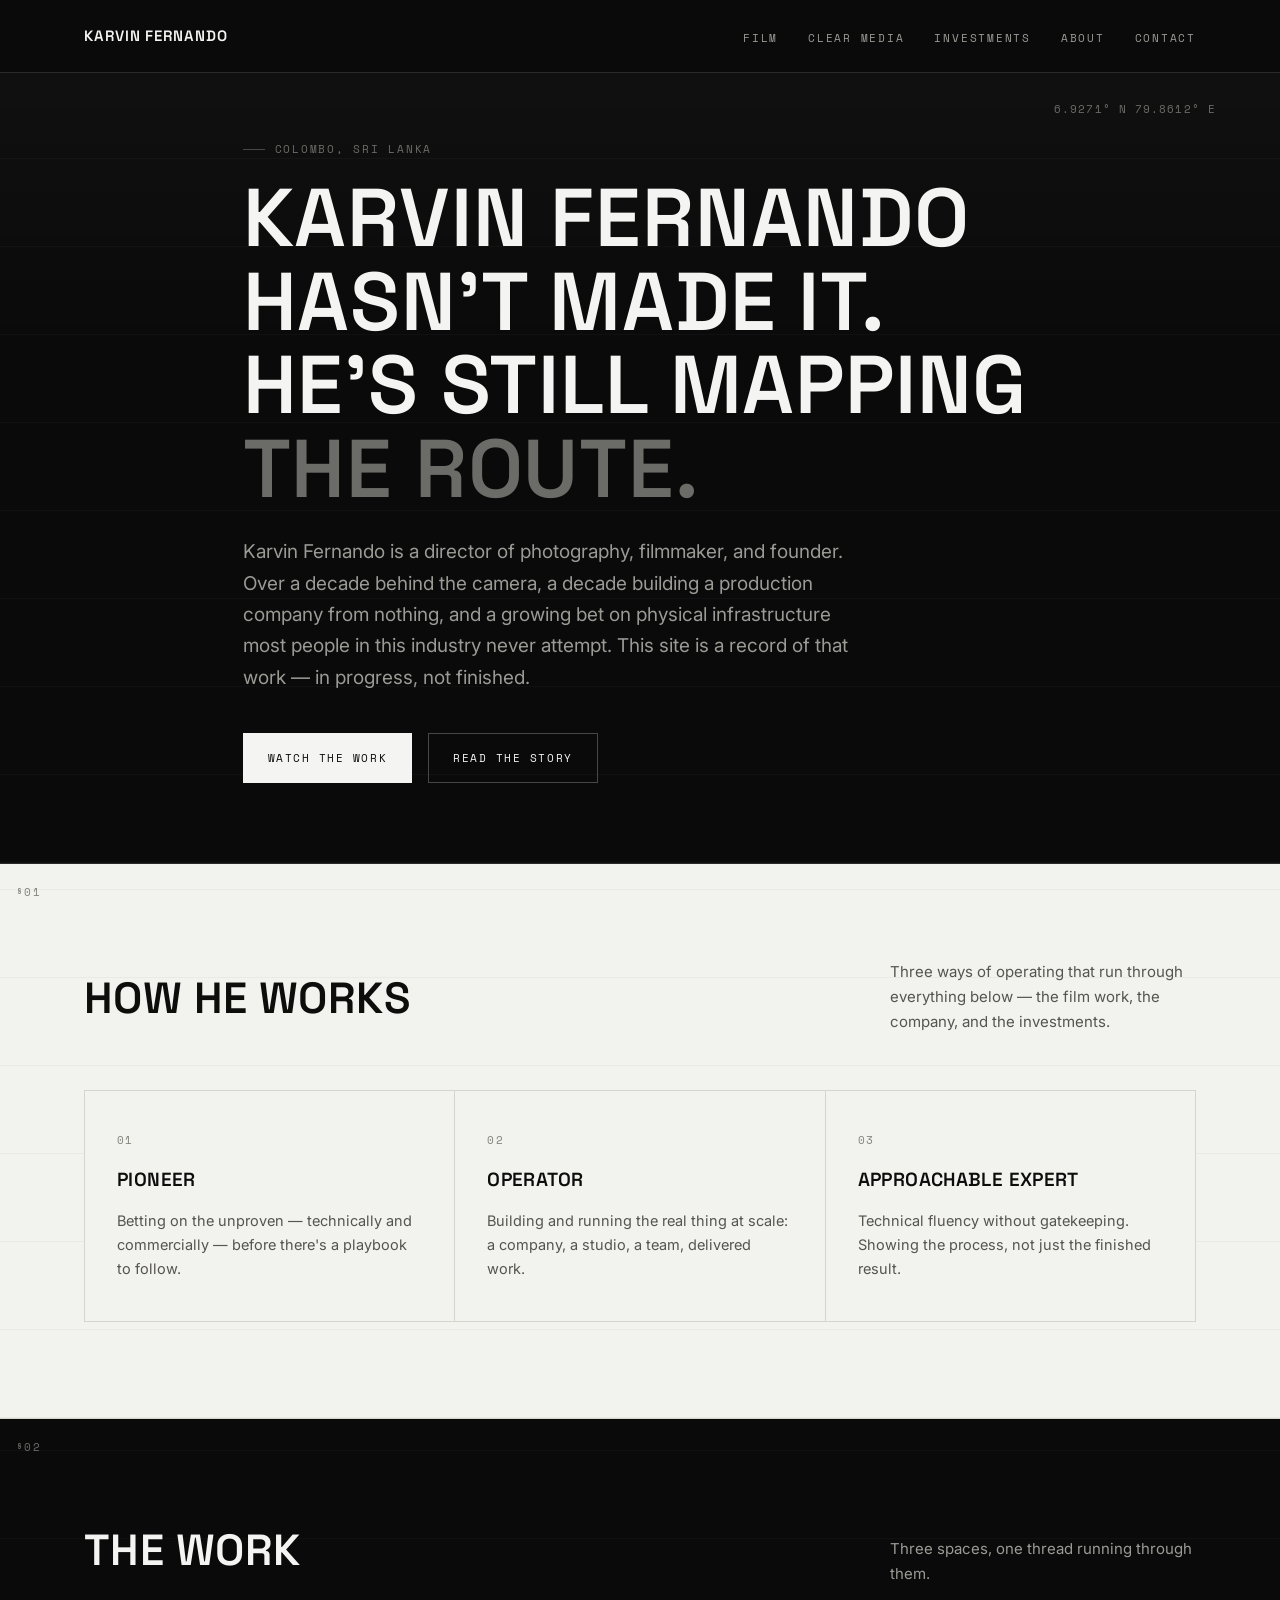
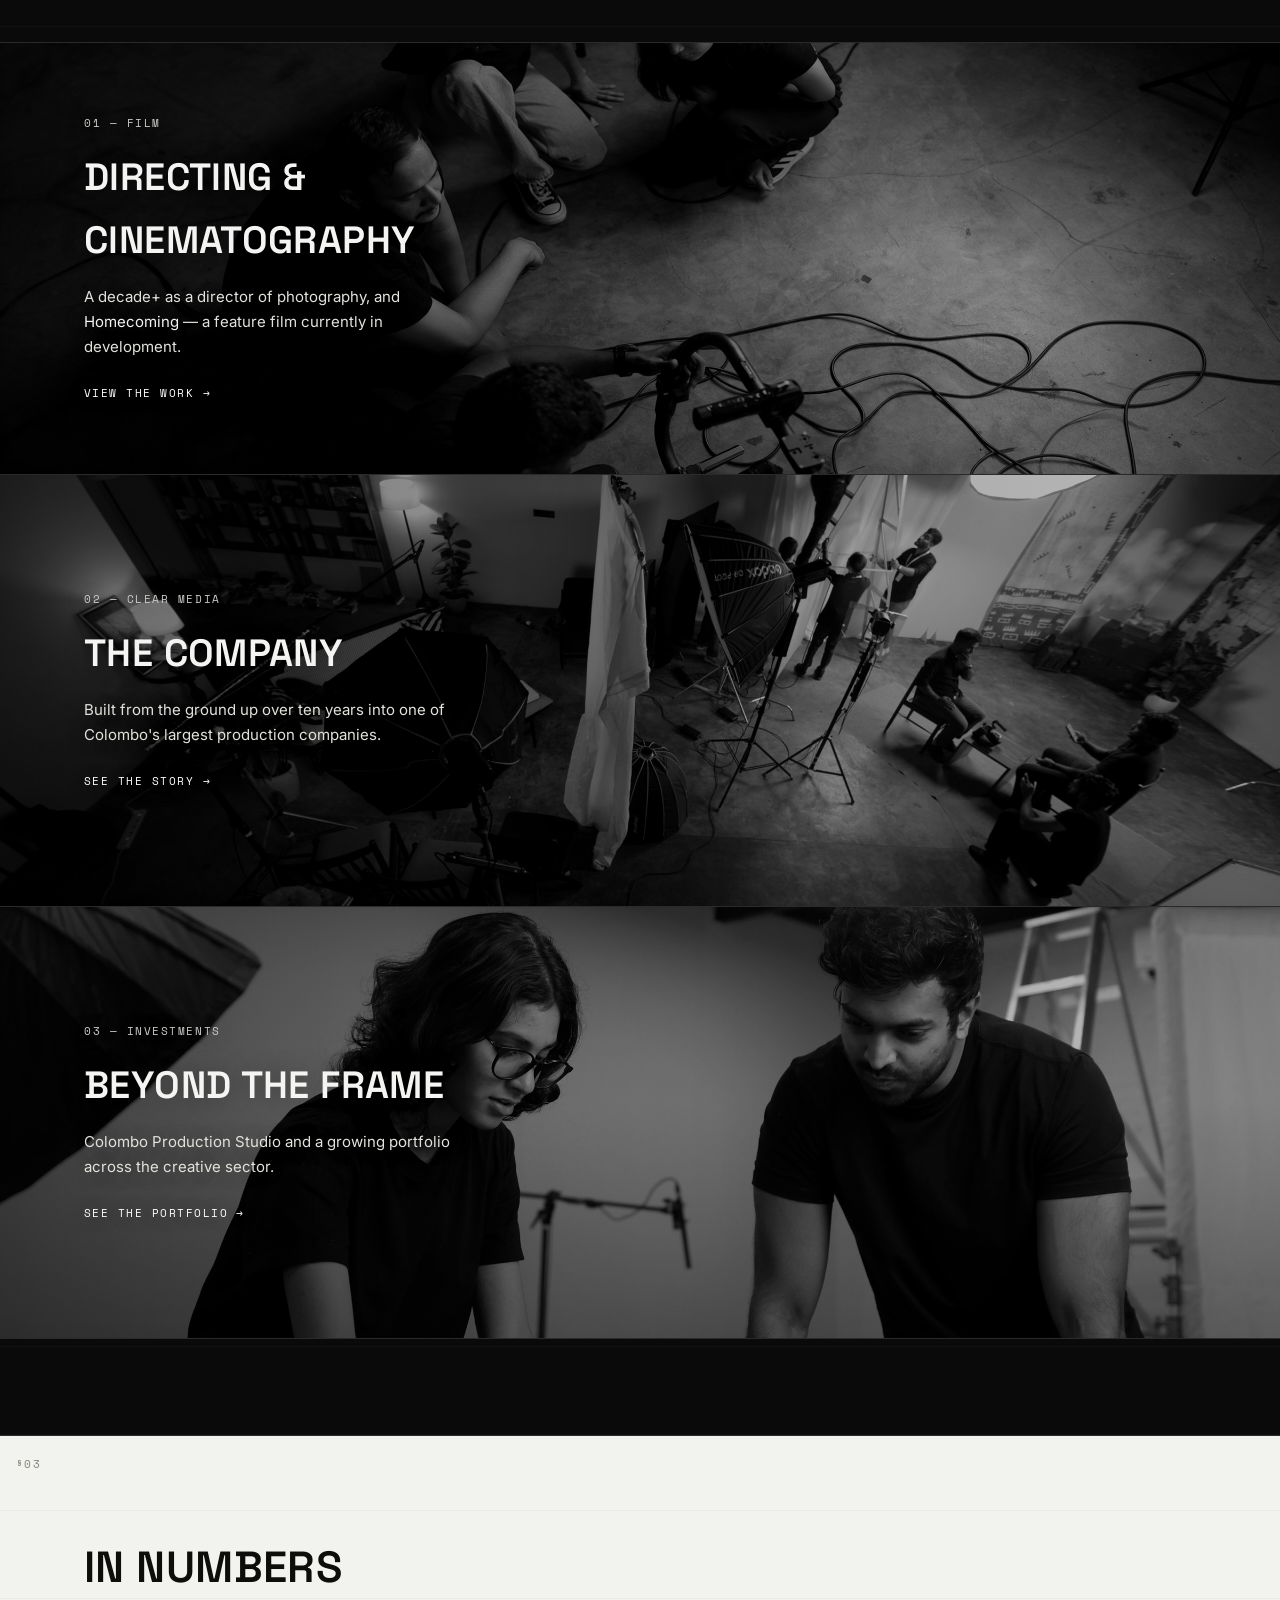
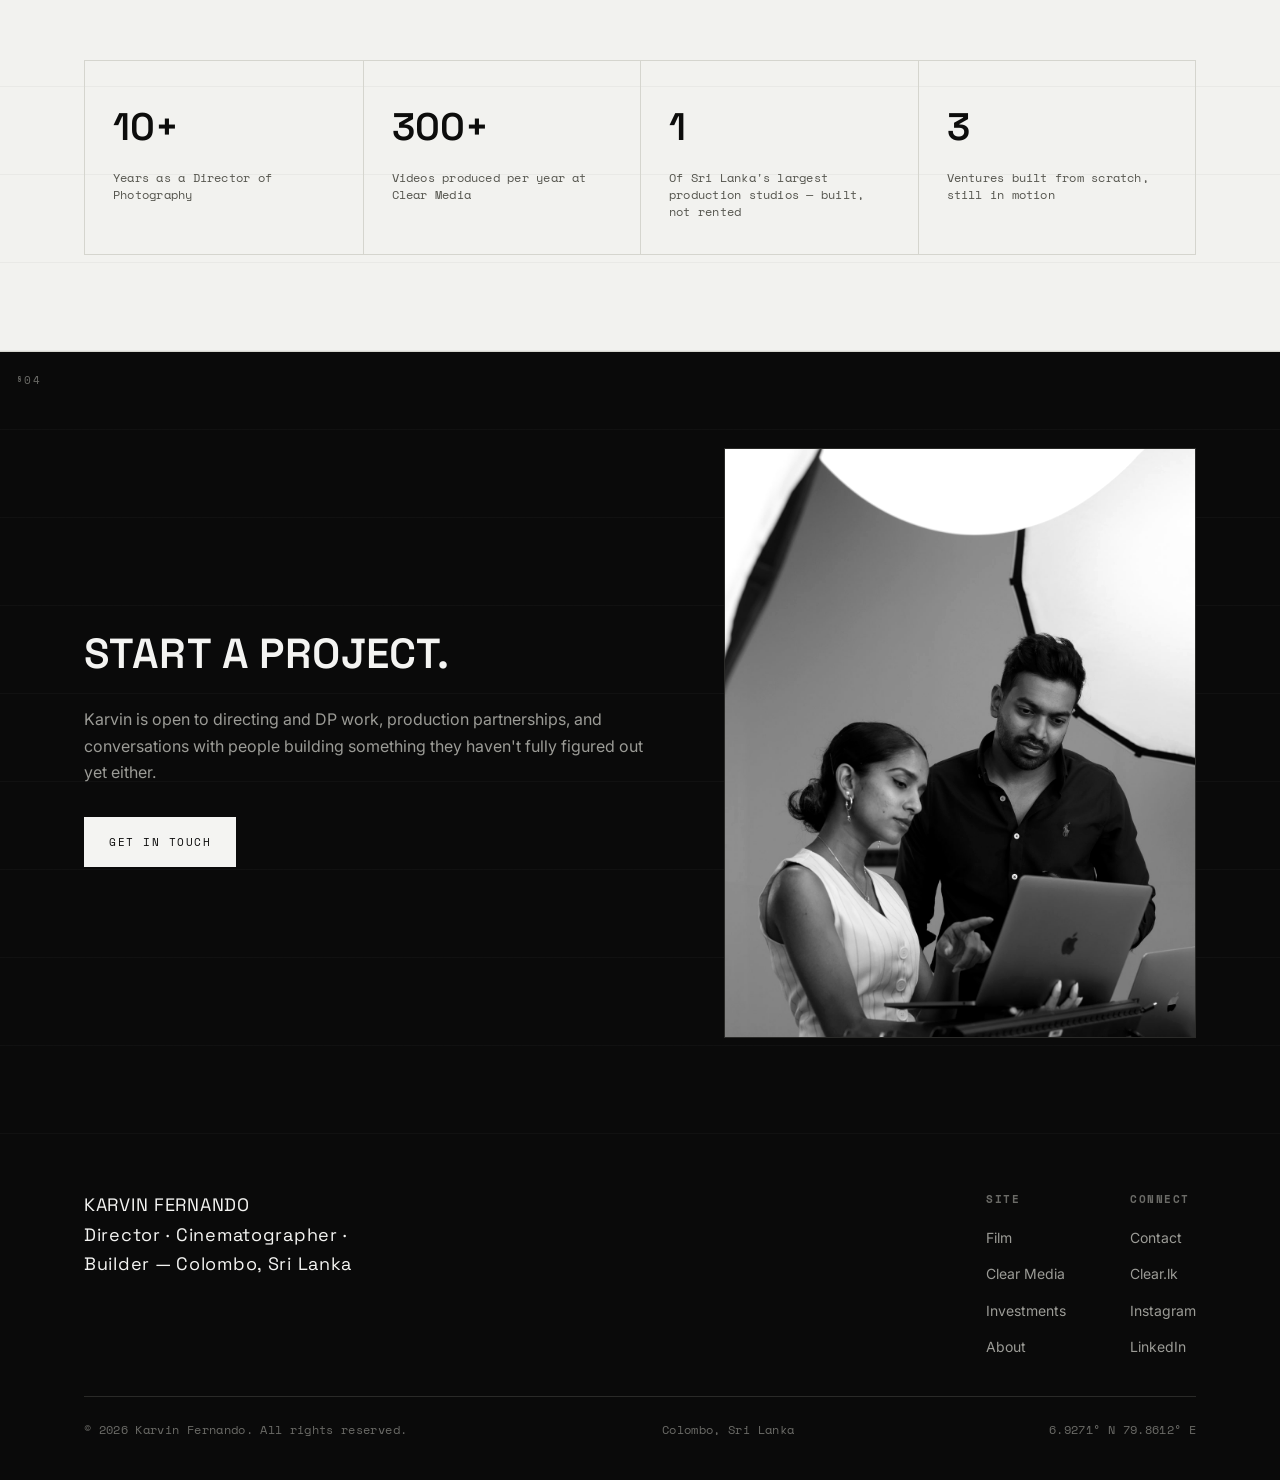
<file: index.html>
<!DOCTYPE html>
<html lang="en">
<head>
<meta charset="UTF-8">
<meta name="viewport" content="width=device-width, initial-scale=1.0">
<title>Karvin Fernando — Director, Cinematographer, Builder</title>
<meta name="description" content="Karvin Fernando is a director, cinematographer, and founder based in Colombo, Sri Lanka — building Clear Media, Colombo Production Studio, and the feature film Homecoming.">
<link rel="canonical" href="https://karvinfernando.com/">
<meta name="author" content="Karvin Fernando">
<meta name="robots" content="index, follow, max-image-preview:large, max-snippet:-1, max-video-preview:-1">
<meta property="og:locale" content="en_LK">
<meta property="og:image:width" content="1200">
<meta property="og:image:height" content="630">
<link rel="icon" href="favicon.svg" type="image/svg+xml">
<meta name="theme-color" content="#0a0a0a">
<meta property="og:type" content="website">
<meta property="og:site_name" content="Karvin Fernando">
<meta property="og:title" content="Karvin Fernando — Director, Cinematographer, Builder">
<meta property="og:description" content="Director of photography and founder based in Colombo, Sri Lanka. A record of the work — in progress, not finished.">
<meta property="og:url" content="https://karvinfernando.com/">
<meta property="og:image" content="https://karvinfernando.com/assets/img/og-cover.jpg?v=20260908">
<meta name="twitter:card" content="summary_large_image">
<meta name="twitter:title" content="Karvin Fernando — Director, Cinematographer, Builder">
<meta name="twitter:description" content="Director of photography and founder based in Colombo, Sri Lanka. A record of the work — in progress, not finished.">
<meta name="twitter:image" content="https://karvinfernando.com/assets/img/og-cover.jpg?v=20260908">
<link rel="preconnect" href="https://fonts.googleapis.com">
<link rel="preconnect" href="https://fonts.gstatic.com" crossorigin>
<link rel="stylesheet" href="assets/css/style.css?v=20260908">
<script type="application/ld+json">
{"@context":"https://schema.org","@graph":[
{"@type":"WebSite","@id":"https://karvinfernando.com/#website","url":"https://karvinfernando.com/","name":"Karvin Fernando","inLanguage":"en"},
{"@type":"Person","@id":"https://karvinfernando.com/#person","name":"Karvin Fernando","url":"https://karvinfernando.com/","image":"https://karvinfernando.com/assets/img/about-portrait.jpg","jobTitle":["Director of Photography","Film Director","Founder"],"worksFor":{"@type":"Organization","name":"Clear Media","url":"https://clear.lk"},"address":{"@type":"PostalAddress","addressLocality":"Colombo","addressCountry":"LK"},"knowsAbout":["Cinematography","Film Direction","Video Production","Colombo Production Studio"],"sameAs":["https://clear.lk","https://www.instagram.com/karvinfernando/","https://www.linkedin.com/in/karvinfernando/"]}
]}
</script>
</head>
<body>

<nav class="site-nav">
  <div class="wrap">
    <a href="index.html" class="nav-logo">KARVIN FERNANDO</a>
    <button class="nav-toggle" aria-label="Toggle menu"><span></span><span></span><span></span></button>
    <ul class="nav-links">
      <li><a href="film.html">Film</a></li>
      <li><a href="clear-media.html">Clear Media</a></li>
      <li><a href="investments.html">Investments</a></li>
      <li><a href="about.html">About</a></li>
      <li><a href="contact.html">Contact</a></li>
    </ul>
  </div>
</nav>

<header class="hero">
  <div class="wrap">
    <div class="eyebrow">Colombo, Sri Lanka</div>
    <h1>Karvin Fernando<br>hasn't made it.<br>He's still mapping <em>the route.</em></h1>
    <p class="lede">Karvin Fernando is a director of photography, filmmaker, and founder. Over a decade behind the camera, a decade building a production company from nothing, and a growing bet on physical infrastructure most people in this industry never attempt. This site is a record of that work — in progress, not finished.</p>
    <div class="hero-actions">
      <a href="film.html" class="btn btn-solid">Watch the work</a>
      <a href="about.html" class="btn btn-ghost">Read the story</a>
    </div>
  </div>
</header>

<section class="section">
  <div class="wrap">
    <div class="section-head">
      <h2>How he works</h2>
      <p class="section-note">Three ways of operating that run through everything below — the film work, the company, and the investments.</p>
    </div>
    <div class="grid-3">
      <div class="card">
        <span class="index pillar-num">01</span>
        <h3>Pioneer</h3>
        <p>Betting on the unproven — technically and commercially — before there's a playbook to follow.</p>
      </div>
      <div class="card">
        <span class="index pillar-num">02</span>
        <h3>Operator</h3>
        <p>Building and running the real thing at scale: a company, a studio, a team, delivered work.</p>
      </div>
      <div class="card">
        <span class="index pillar-num">03</span>
        <h3>Approachable Expert</h3>
        <p>Technical fluency without gatekeeping. Showing the process, not just the finished result.</p>
      </div>
    </div>
  </div>
</section>

<section class="section section--flush">
  <div class="wrap">
    <div class="section-head">
      <h2>The work</h2>
      <p class="section-note">Three spaces, one thread running through them.</p>
    </div>
  </div>
  <div class="banners">
    <a href="film.html" class="banner">
      <div class="banner-media">
        <img src="assets/img/banner-film.jpg?v=20260908d" alt="A film crew and camera operator with a gimbal rig on set" width="2400" height="1040" loading="lazy">
      </div>
      <div class="banner-label">
        <span class="index">01 — FILM</span>
        <h3>Directing &amp; Cinematography</h3>
        <p>A decade+ as a director of photography, and <em>Homecoming</em> — a feature film currently in development.</p>
        <span class="card-link">View the work →</span>
      </div>
    </a>
    <a href="clear-media.html" class="banner">
      <div class="banner-media">
        <img src="assets/img/banner-clear-media.jpg?v=20260908" alt="A production crew lighting an interview set in a studio" width="2400" height="1040" loading="lazy">
      </div>
      <div class="banner-label">
        <span class="index">02 — CLEAR MEDIA</span>
        <h3>The Company</h3>
        <p>Built from the ground up over ten years into one of Colombo's largest production companies.</p>
        <span class="card-link">See the story →</span>
      </div>
    </a>
    <a href="investments.html" class="banner">
      <div class="banner-media">
        <img src="assets/img/banner-investments.jpg?v=20260908" alt="Two people reviewing printed work at a table in a studio" width="2400" height="1040" loading="lazy">
      </div>
      <div class="banner-label">
        <span class="index">03 — INVESTMENTS</span>
        <h3>Beyond the Frame</h3>
        <p>Colombo Production Studio and a growing portfolio across the creative sector.</p>
        <span class="card-link">See the portfolio →</span>
      </div>
    </a>
  </div>
</section>

<section class="section">
  <div class="wrap">
    <div class="section-head">
      <h2>In numbers</h2>
    </div>
    <div class="stats">
      <div class="stat">
        <div class="num">10+</div>
        <div class="label">Years as a Director of Photography</div>
      </div>
      <div class="stat">
        <div class="num">300+</div>
        <div class="label">Videos produced per year at Clear Media</div>
      </div>
      <div class="stat">
        <div class="num">1</div>
        <div class="label">Of Sri Lanka's largest production studios — built, not rented</div>
      </div>
      <div class="stat">
        <div class="num">3</div>
        <div class="label">Ventures built from scratch, still in motion</div>
      </div>
    </div>
  </div>
</section>

<section class="section" style="border-bottom:none;">
  <div class="wrap two-col">
    <div>
      <h2 style="font-size:clamp(26px,3.4vw,42px); max-width:16ch;">Start a project.</h2>
      <p class="lede" style="margin-top:18px;">Karvin is open to directing and DP work, production partnerships, and conversations with people building something they haven't fully figured out yet either.</p>
      <div class="hero-actions" style="margin-top:32px;">
        <a href="contact.html" class="btn btn-solid">Get in touch</a>
      </div>
    </div>
    <div class="media-frame tall">
      <img src="assets/img/home-closing.jpg?v=20260908b" alt="Two people reviewing a laptop together on a studio set" width="1200" height="1500" loading="lazy">
    </div>
  </div>
</section>

<footer class="site-footer">
  <div class="wrap">
    <div class="footer-top">
      <div class="footer-logo">KARVIN FERNANDO<br>Director · Cinematographer · Builder — Colombo, Sri Lanka</div>
      <div class="footer-cols">
        <div class="footer-col">
          <h4>SITE</h4>
          <ul>
            <li><a href="film.html">Film</a></li>
            <li><a href="clear-media.html">Clear Media</a></li>
            <li><a href="investments.html">Investments</a></li>
            <li><a href="about.html">About</a></li>
          </ul>
        </div>
        <div class="footer-col">
          <h4>CONNECT</h4>
          <ul>
            <li><a href="contact.html">Contact</a></li>
            <li><a href="https://clear.lk" target="_blank" rel="noopener">Clear.lk</a></li>
            <li><a href="https://www.instagram.com/karvinfernando/" target="_blank" rel="noopener">Instagram</a></li>
            <li><a href="https://www.linkedin.com/in/karvinfernando/" target="_blank" rel="noopener">LinkedIn</a></li>
          </ul>
        </div>
      </div>
    </div>
    <div class="footer-bottom">
      <span>© <span data-year></span> Karvin Fernando. All rights reserved.</span>
      <span>Colombo, Sri Lanka</span>
    </div>
  </div>
</footer>

<script src="assets/js/main.js"></script>
</body>
</html>
</file>
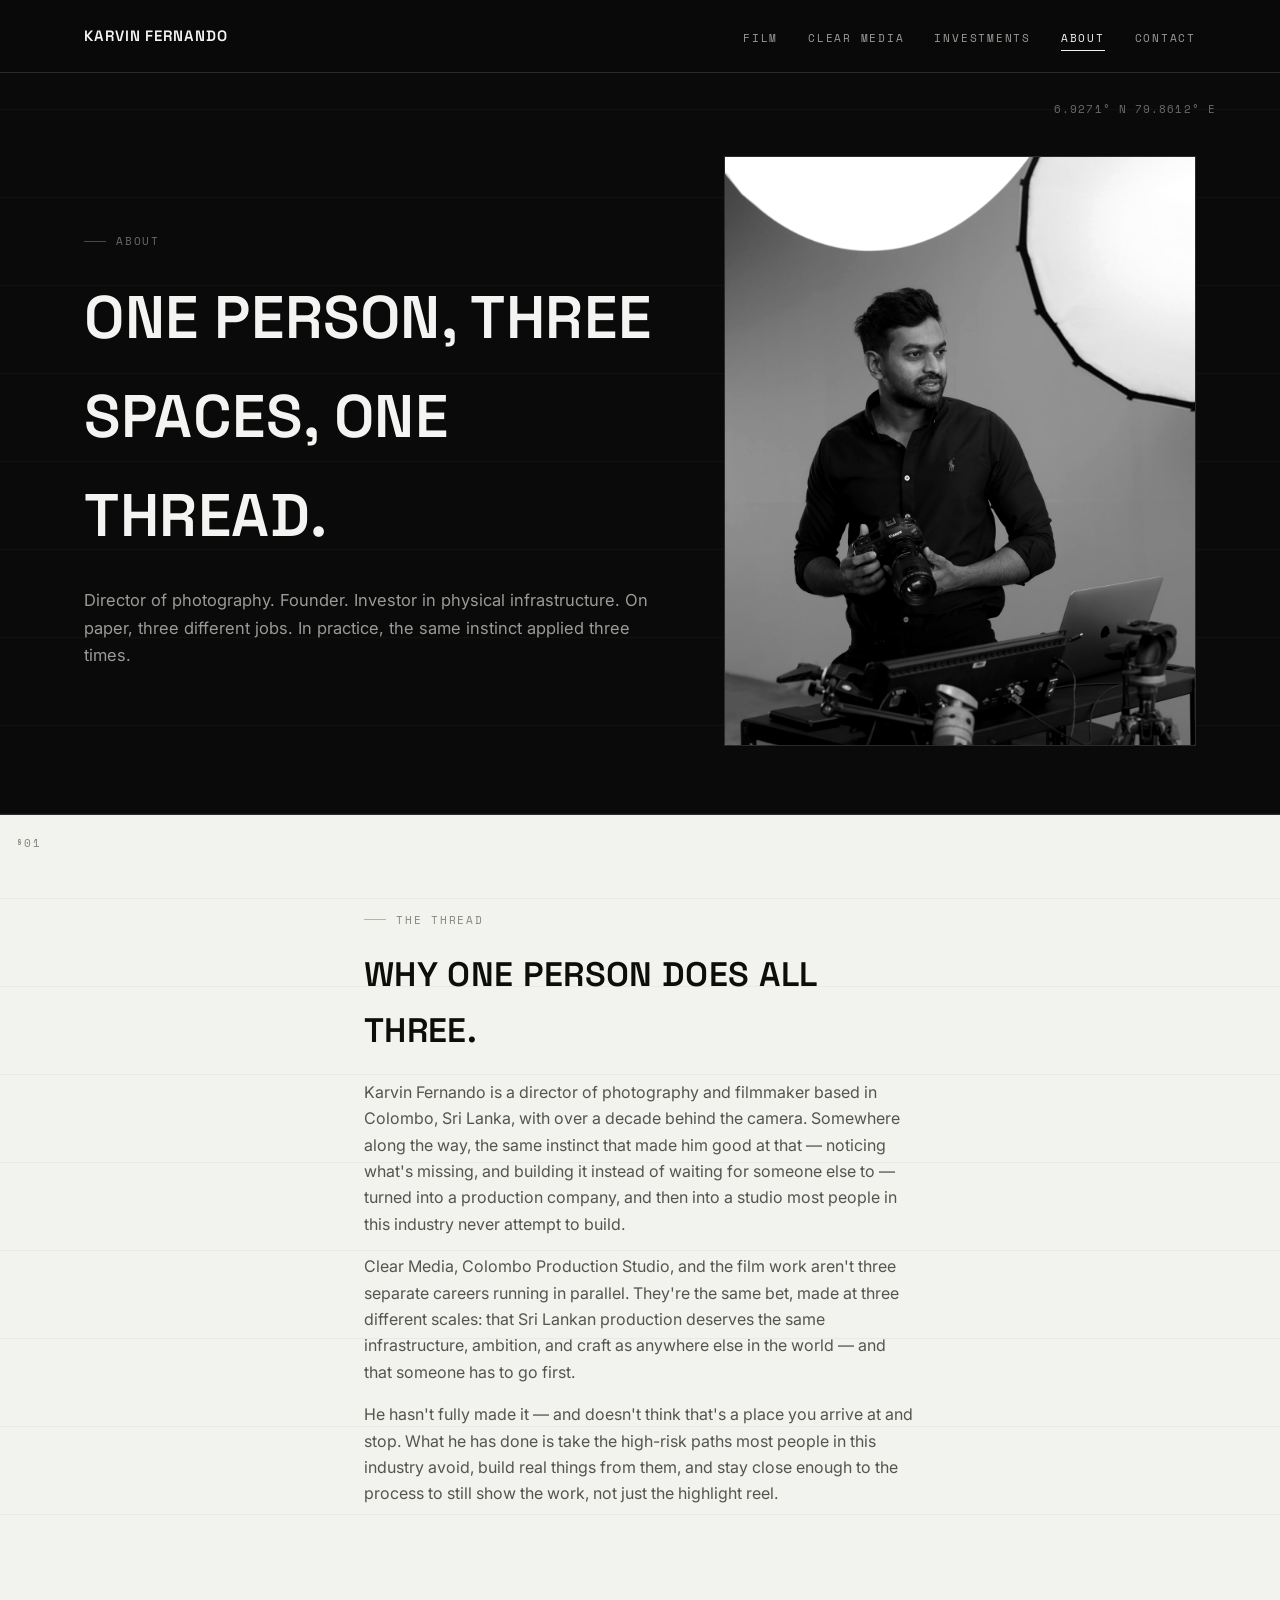
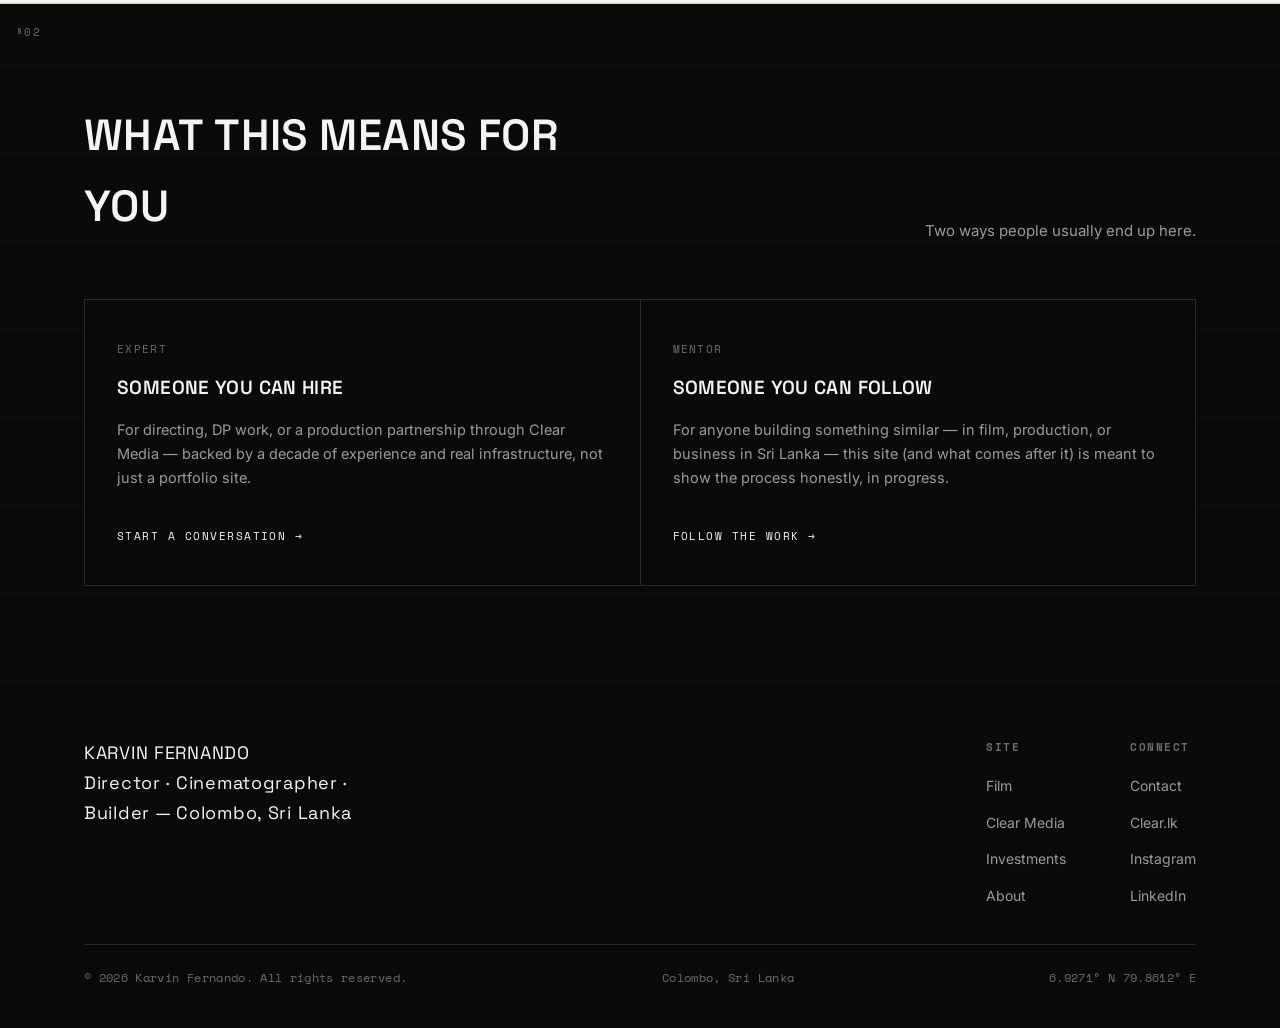
<file: about.html>
<!DOCTYPE html>
<html lang="en">
<head>
<meta charset="UTF-8">
<meta name="viewport" content="width=device-width, initial-scale=1.0">
<title>About — Karvin Fernando</title>
<meta name="description" content="Karvin Fernando — director, cinematographer, and founder based in Colombo, Sri Lanka.">
<link rel="canonical" href="https://karvinfernando.com/about.html">
<meta name="author" content="Karvin Fernando">
<meta name="robots" content="index, follow, max-image-preview:large, max-snippet:-1, max-video-preview:-1">
<meta property="og:locale" content="en_LK">
<meta property="og:image:width" content="1200">
<meta property="og:image:height" content="630">
<link rel="icon" href="favicon.svg" type="image/svg+xml">
<meta name="theme-color" content="#0a0a0a">
<meta property="og:type" content="profile">
<meta property="og:site_name" content="Karvin Fernando">
<meta property="og:title" content="About — Karvin Fernando">
<meta property="og:description" content="One person, three spaces, one thread. Director of photography, founder, and investor in physical infrastructure — the same instinct applied three times.">
<meta property="og:url" content="https://karvinfernando.com/about.html">
<meta property="og:image" content="https://karvinfernando.com/assets/img/og-cover.jpg?v=20260908">
<meta name="twitter:card" content="summary_large_image">
<meta name="twitter:title" content="About — Karvin Fernando">
<meta name="twitter:description" content="One person, three spaces, one thread. Director of photography, founder, and investor in physical infrastructure — the same instinct applied three times.">
<meta name="twitter:image" content="https://karvinfernando.com/assets/img/og-cover.jpg?v=20260908">
<link rel="preconnect" href="https://fonts.googleapis.com">
<link rel="preconnect" href="https://fonts.gstatic.com" crossorigin>
<link rel="stylesheet" href="assets/css/style.css?v=20260908">
<script type="application/ld+json">
{"@context":"https://schema.org","@type":"ProfilePage","mainEntity":{"@type":"Person","name":"Karvin Fernando","url":"https://karvinfernando.com/","image":"https://karvinfernando.com/assets/img/about-portrait.jpg","jobTitle":["Director of Photography","Film Director","Founder"],"worksFor":{"@type":"Organization","name":"Clear Media","url":"https://clear.lk"},"address":{"@type":"PostalAddress","addressLocality":"Colombo","addressCountry":"LK"},"sameAs":["https://clear.lk","https://www.instagram.com/karvinfernando/","https://www.linkedin.com/in/karvinfernando/"]}}
</script>
</head>
<body>

<nav class="site-nav">
  <div class="wrap">
    <a href="index.html" class="nav-logo">KARVIN FERNANDO</a>
    <button class="nav-toggle" aria-label="Toggle menu"><span></span><span></span><span></span></button>
    <ul class="nav-links">
      <li><a href="film.html">Film</a></li>
      <li><a href="clear-media.html">Clear Media</a></li>
      <li><a href="investments.html">Investments</a></li>
      <li><a href="about.html">About</a></li>
      <li><a href="contact.html">Contact</a></li>
    </ul>
  </div>
</nav>

<header class="page-hero">
  <div class="wrap two-col">
    <div>
      <div class="eyebrow">About</div>
      <h1>One person, three spaces, one thread.</h1>
      <p class="lede">Director of photography. Founder. Investor in physical infrastructure. On paper, three different jobs. In practice, the same instinct applied three times.</p>
    </div>
    <div class="media-frame tall">
      <img src="assets/img/about-portrait.jpg?v=20260908b" alt="Karvin Fernando holding a cinema camera on a studio set" width="1200" height="1500">
    </div>
  </div>
</header>

<section class="section">
  <div class="wrap prose">
    <div class="eyebrow">The Thread</div>
    <h2 style="font-size:clamp(24px,2.8vw,34px); margin-bottom:20px;">Why one person does all three.</h2>
    <p>Karvin Fernando is a director of photography and filmmaker based in Colombo, Sri Lanka, with over a decade behind the camera. Somewhere along the way, the same instinct that made him good at that — noticing what's missing, and building it instead of waiting for someone else to — turned into a production company, and then into a studio most people in this industry never attempt to build.</p>
    <p>Clear Media, Colombo Production Studio, and the film work aren't three separate careers running in parallel. They're the same bet, made at three different scales: that Sri Lankan production deserves the same infrastructure, ambition, and craft as anywhere else in the world — and that someone has to go first.</p>
    <p>He hasn't fully made it — and doesn't think that's a place you arrive at and stop. What he has done is take the high-risk paths most people in this industry avoid, build real things from them, and stay close enough to the process to still show the work, not just the highlight reel.</p>
  </div>
</section>

<section class="section" style="border-bottom:none;">
  <div class="wrap">
    <div class="section-head">
      <h2>What this means for you</h2>
      <p class="section-note">Two ways people usually end up here.</p>
    </div>
    <div class="grid-2">
      <div class="card">
        <span class="index">EXPERT</span>
        <h3>Someone you can hire</h3>
        <p>For directing, DP work, or a production partnership through Clear Media — backed by a decade of experience and real infrastructure, not just a portfolio site.</p>
        <span class="card-link"><a href="contact.html">Start a conversation →</a></span>
      </div>
      <div class="card">
        <span class="index">MENTOR</span>
        <h3>Someone you can follow</h3>
        <p>For anyone building something similar — in film, production, or business in Sri Lanka — this site (and what comes after it) is meant to show the process honestly, in progress.</p>
        <span class="card-link"><a href="index.html">Follow the work →</a></span>
      </div>
    </div>
  </div>
</section>

<footer class="site-footer">
  <div class="wrap">
    <div class="footer-top">
      <div class="footer-logo">KARVIN FERNANDO<br>Director · Cinematographer · Builder — Colombo, Sri Lanka</div>
      <div class="footer-cols">
        <div class="footer-col">
          <h4>SITE</h4>
          <ul>
            <li><a href="film.html">Film</a></li>
            <li><a href="clear-media.html">Clear Media</a></li>
            <li><a href="investments.html">Investments</a></li>
            <li><a href="about.html">About</a></li>
          </ul>
        </div>
        <div class="footer-col">
          <h4>CONNECT</h4>
          <ul>
            <li><a href="contact.html">Contact</a></li>
            <li><a href="https://clear.lk" target="_blank" rel="noopener">Clear.lk</a></li>
            <li><a href="https://www.instagram.com/karvinfernando/" target="_blank" rel="noopener">Instagram</a></li>
            <li><a href="https://www.linkedin.com/in/karvinfernando/" target="_blank" rel="noopener">LinkedIn</a></li>
          </ul>
        </div>
      </div>
    </div>
    <div class="footer-bottom">
      <span>© <span data-year></span> Karvin Fernando. All rights reserved.</span>
      <span>Colombo, Sri Lanka</span>
    </div>
  </div>
</footer>

<script src="assets/js/main.js"></script>
</body>
</html>
</file>
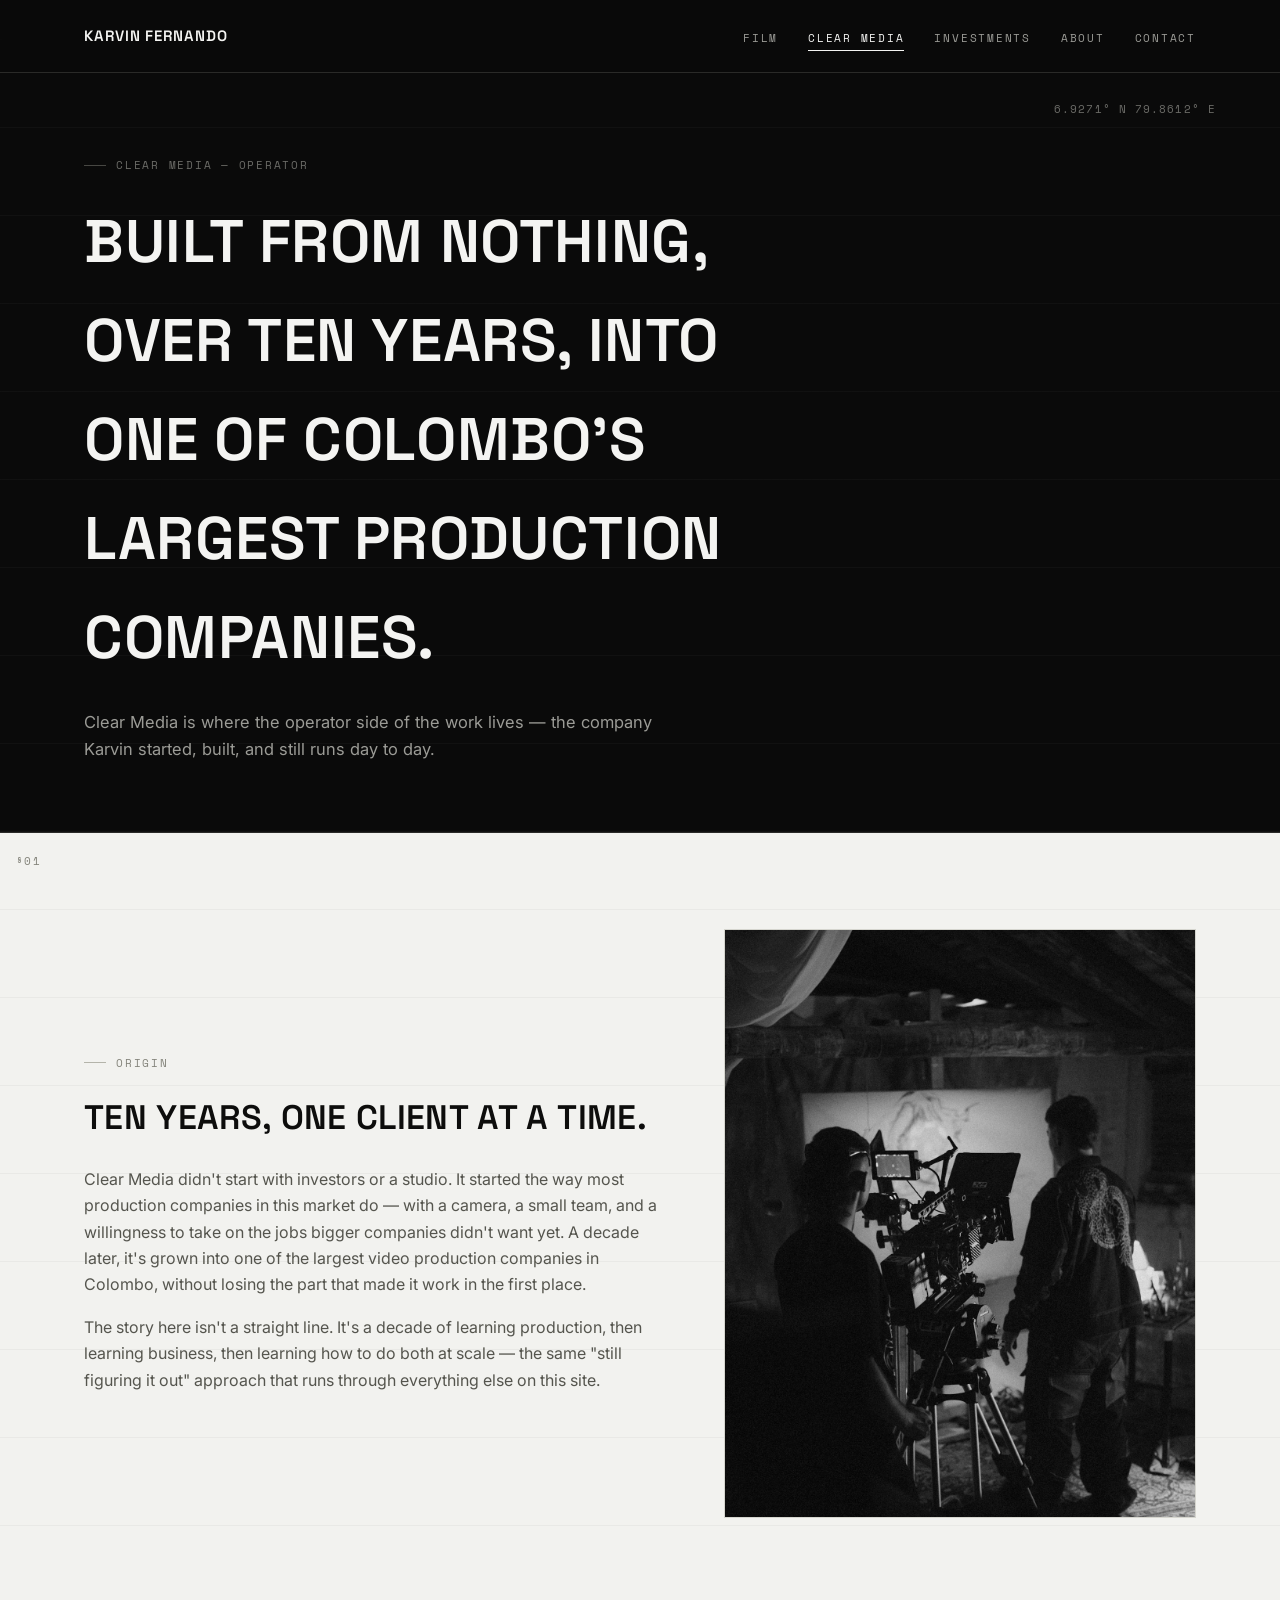
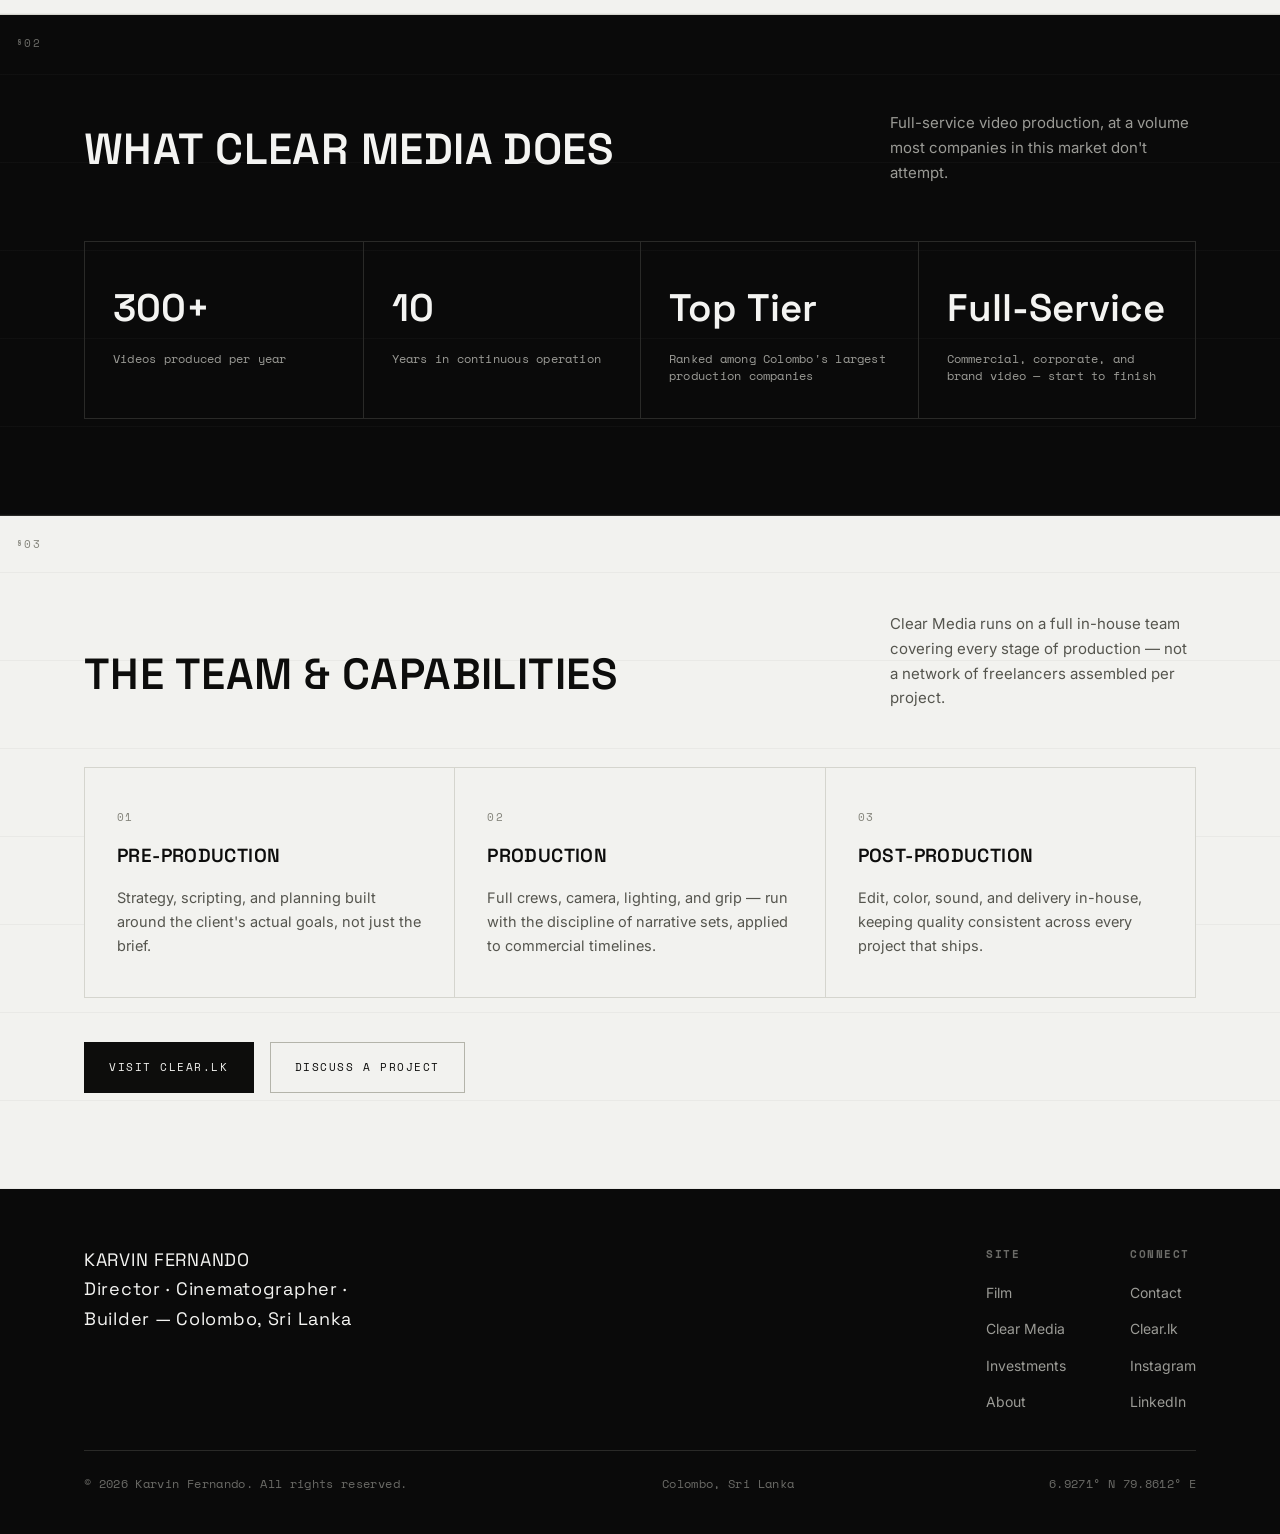
<file: clear-media.html>
<!DOCTYPE html>
<html lang="en">
<head>
<meta charset="UTF-8">
<meta name="viewport" content="width=device-width, initial-scale=1.0">
<title>Clear Media — Karvin Fernando</title>
<meta name="description" content="Clear Media — a video production company built from the ground up in Colombo, Sri Lanka, now producing 300+ videos a year.">
<link rel="canonical" href="https://karvinfernando.com/clear-media.html">
<meta name="author" content="Karvin Fernando">
<meta name="robots" content="index, follow, max-image-preview:large, max-snippet:-1, max-video-preview:-1">
<meta property="og:locale" content="en_LK">
<meta property="og:image:width" content="1200">
<meta property="og:image:height" content="630">
<link rel="icon" href="favicon.svg" type="image/svg+xml">
<meta name="theme-color" content="#0a0a0a">
<meta property="og:type" content="website">
<meta property="og:site_name" content="Karvin Fernando">
<meta property="og:title" content="Clear Media — Karvin Fernando">
<meta property="og:description" content="Built from nothing over ten years into one of Colombo's largest production companies. 300+ videos a year, full in-house team.">
<meta property="og:url" content="https://karvinfernando.com/clear-media.html">
<meta property="og:image" content="https://karvinfernando.com/assets/img/og-cover.jpg?v=20260908">
<meta name="twitter:card" content="summary_large_image">
<meta name="twitter:title" content="Clear Media — Karvin Fernando">
<meta name="twitter:description" content="Built from nothing over ten years into one of Colombo's largest production companies. 300+ videos a year, full in-house team.">
<meta name="twitter:image" content="https://karvinfernando.com/assets/img/og-cover.jpg?v=20260908">
<link rel="preconnect" href="https://fonts.googleapis.com">
<link rel="preconnect" href="https://fonts.gstatic.com" crossorigin>
<link rel="stylesheet" href="assets/css/style.css?v=20260908">
<script type="application/ld+json">
{"@context":"https://schema.org","@type":"Organization","name":"Clear Media","url":"https://clear.lk","founder":{"@type":"Person","name":"Karvin Fernando","url":"https://karvinfernando.com/"},"foundingLocation":{"@type":"Place","name":"Colombo, Sri Lanka"},"areaServed":"LK","description":"A video production company built from the ground up in Colombo, Sri Lanka, now producing 300+ videos a year with a full in-house team."}
</script>
</head>
<body>

<nav class="site-nav">
  <div class="wrap">
    <a href="index.html" class="nav-logo">KARVIN FERNANDO</a>
    <button class="nav-toggle" aria-label="Toggle menu"><span></span><span></span><span></span></button>
    <ul class="nav-links">
      <li><a href="film.html">Film</a></li>
      <li><a href="clear-media.html">Clear Media</a></li>
      <li><a href="investments.html">Investments</a></li>
      <li><a href="about.html">About</a></li>
      <li><a href="contact.html">Contact</a></li>
    </ul>
  </div>
</nav>

<header class="page-hero">
  <div class="wrap">
    <div class="eyebrow">Clear Media — Operator</div>
    <h1>Built from nothing, over ten years, into one of Colombo's largest production companies.</h1>
    <p class="lede">Clear Media is where the operator side of the work lives — the company Karvin started, built, and still runs day to day.</p>
  </div>
</header>

<section class="section">
  <div class="wrap two-col">
    <div class="prose">
      <div class="eyebrow">Origin</div>
      <h2 style="font-size:clamp(24px,2.8vw,34px); margin-bottom:20px;">Ten years, one client at a time.</h2>
      <p>Clear Media didn't start with investors or a studio. It started the way most production companies in this market do — with a camera, a small team, and a willingness to take on the jobs bigger companies didn't want yet. A decade later, it's grown into one of the largest video production companies in Colombo, without losing the part that made it work in the first place.</p>
      <p>The story here isn't a straight line. It's a decade of learning production, then learning business, then learning how to do both at scale — the same "still figuring it out" approach that runs through everything else on this site.</p>
    </div>
    <div class="media-frame tall">
      <img src="assets/img/clear-media-team.jpg?v=20260908" alt="Two crew members working a cinema camera on a warm-lit set" width="1200" height="1500" loading="lazy">
    </div>
  </div>
</section>

<section class="section">
  <div class="wrap">
    <div class="section-head">
      <h2>What Clear Media does</h2>
      <p class="section-note">Full-service video production, at a volume most companies in this market don't attempt.</p>
    </div>
    <div class="stats">
      <div class="stat">
        <div class="num">300+</div>
        <div class="label">Videos produced per year</div>
      </div>
      <div class="stat">
        <div class="num">10</div>
        <div class="label">Years in continuous operation</div>
      </div>
      <div class="stat">
        <div class="num">Top&nbsp;Tier</div>
        <div class="label">Ranked among Colombo's largest production companies</div>
      </div>
      <div class="stat">
        <div class="num">Full-Service</div>
        <div class="label">Commercial, corporate, and brand video — start to finish</div>
      </div>
    </div>
  </div>
</section>

<section class="section" style="border-bottom:none;">
  <div class="wrap">
    <div class="section-head">
      <h2>The team &amp; capabilities</h2>
      <p class="section-note">Clear Media runs on a full in-house team covering every stage of production — not a network of freelancers assembled per project.</p>
    </div>
    <div class="grid-3">
      <div class="card">
        <span class="index">01</span>
        <h3>Pre-Production</h3>
        <p>Strategy, scripting, and planning built around the client's actual goals, not just the brief.</p>
      </div>
      <div class="card">
        <span class="index">02</span>
        <h3>Production</h3>
        <p>Full crews, camera, lighting, and grip — run with the discipline of narrative sets, applied to commercial timelines.</p>
      </div>
      <div class="card">
        <span class="index">03</span>
        <h3>Post-Production</h3>
        <p>Edit, color, sound, and delivery in-house, keeping quality consistent across every project that ships.</p>
      </div>
    </div>
    <div class="hero-actions" style="margin-top:44px;">
      <a href="https://clear.lk" target="_blank" rel="noopener" class="btn btn-solid">Visit Clear.lk</a>
      <a href="contact.html" class="btn btn-ghost">Discuss a project</a>
    </div>
  </div>
</section>

<footer class="site-footer">
  <div class="wrap">
    <div class="footer-top">
      <div class="footer-logo">KARVIN FERNANDO<br>Director · Cinematographer · Builder — Colombo, Sri Lanka</div>
      <div class="footer-cols">
        <div class="footer-col">
          <h4>SITE</h4>
          <ul>
            <li><a href="film.html">Film</a></li>
            <li><a href="clear-media.html">Clear Media</a></li>
            <li><a href="investments.html">Investments</a></li>
            <li><a href="about.html">About</a></li>
          </ul>
        </div>
        <div class="footer-col">
          <h4>CONNECT</h4>
          <ul>
            <li><a href="contact.html">Contact</a></li>
            <li><a href="https://clear.lk" target="_blank" rel="noopener">Clear.lk</a></li>
            <li><a href="https://www.instagram.com/karvinfernando/" target="_blank" rel="noopener">Instagram</a></li>
            <li><a href="https://www.linkedin.com/in/karvinfernando/" target="_blank" rel="noopener">LinkedIn</a></li>
          </ul>
        </div>
      </div>
    </div>
    <div class="footer-bottom">
      <span>© <span data-year></span> Karvin Fernando. All rights reserved.</span>
      <span>Colombo, Sri Lanka</span>
    </div>
  </div>
</footer>

<script src="assets/js/main.js"></script>
</body>
</html>
</file>
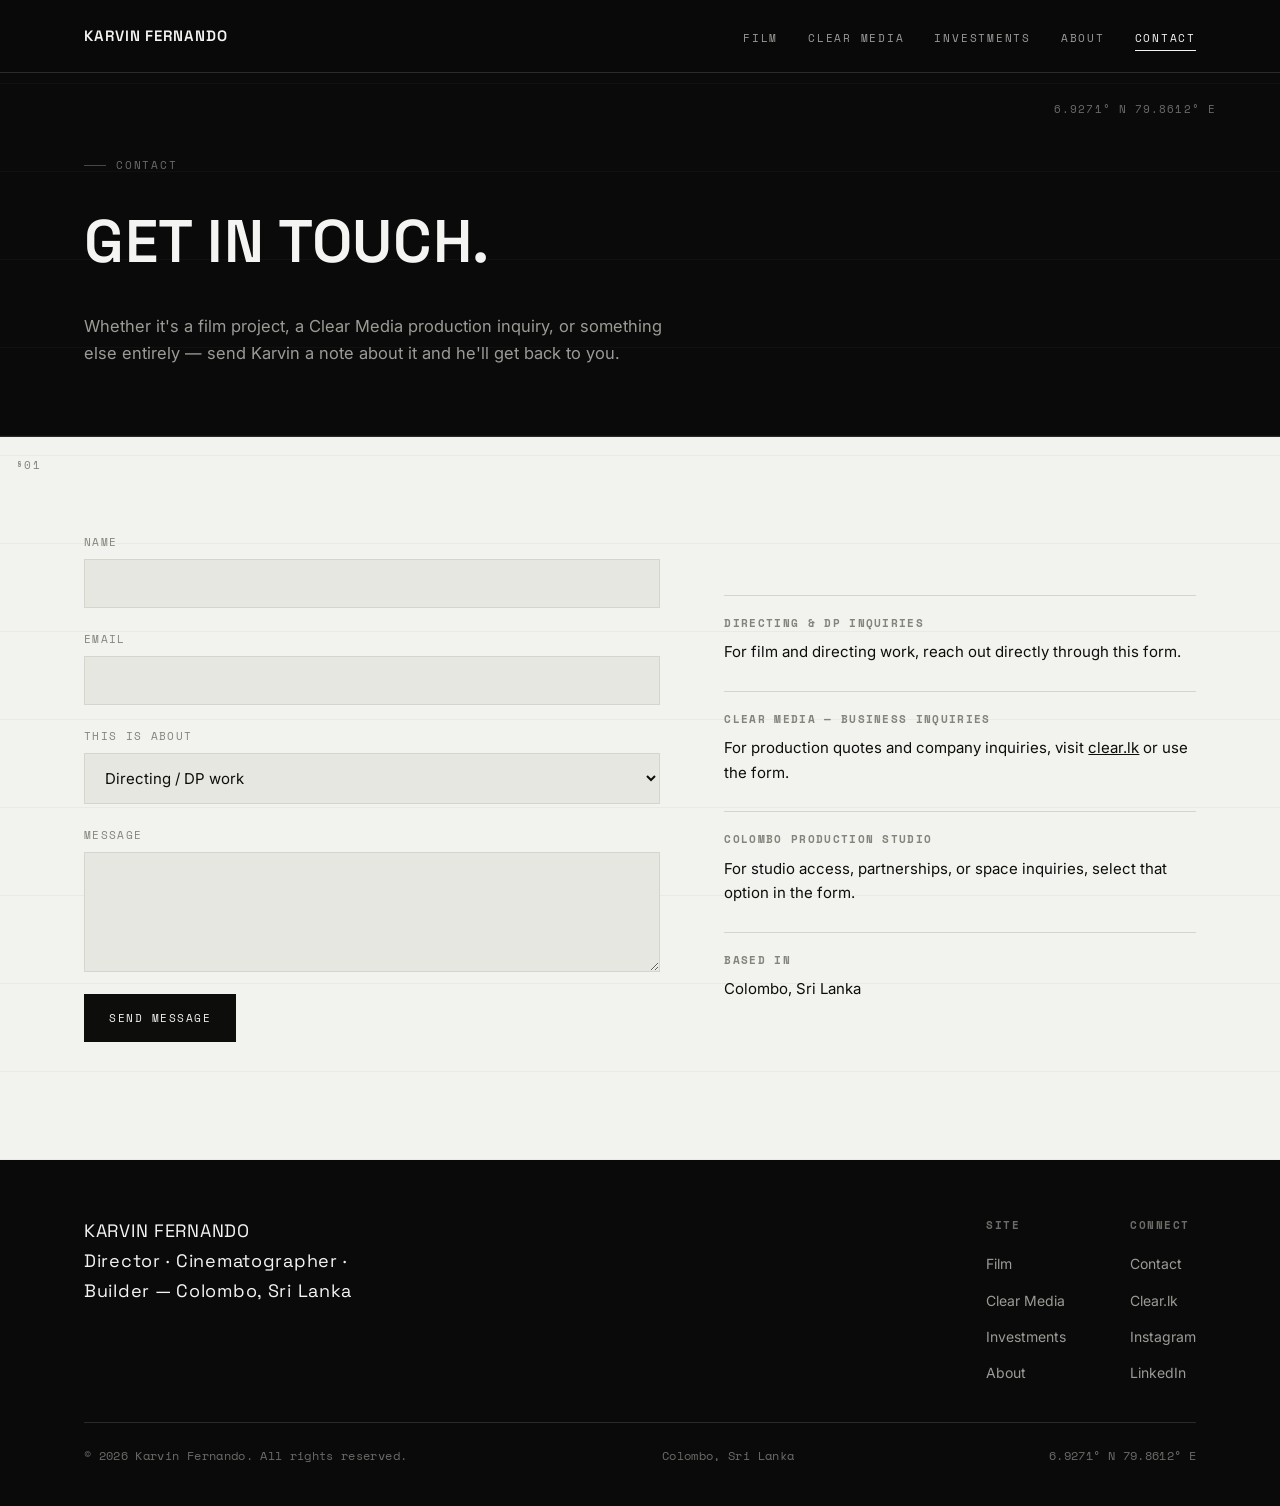
<file: contact.html>
<!DOCTYPE html>
<html lang="en">
<head>
<meta charset="UTF-8">
<meta name="viewport" content="width=device-width, initial-scale=1.0">
<title>Contact — Karvin Fernando</title>
<meta name="description" content="Get in touch with Karvin Fernando — for directing and DP work, Clear Media production inquiries, or general conversation.">
<link rel="canonical" href="https://karvinfernando.com/contact.html">
<meta name="author" content="Karvin Fernando">
<meta name="robots" content="index, follow, max-image-preview:large, max-snippet:-1, max-video-preview:-1">
<meta property="og:locale" content="en_LK">
<meta property="og:image:width" content="1200">
<meta property="og:image:height" content="630">
<link rel="icon" href="favicon.svg" type="image/svg+xml">
<meta name="theme-color" content="#0a0a0a">
<meta property="og:type" content="website">
<meta property="og:site_name" content="Karvin Fernando">
<meta property="og:title" content="Contact — Karvin Fernando">
<meta property="og:description" content="For directing and DP work, Clear Media production inquiries, or Colombo Production Studio — tell Karvin about it and he'll get back to you.">
<meta property="og:url" content="https://karvinfernando.com/contact.html">
<meta property="og:image" content="https://karvinfernando.com/assets/img/og-cover.jpg?v=20260908">
<meta name="twitter:card" content="summary_large_image">
<meta name="twitter:title" content="Contact — Karvin Fernando">
<meta name="twitter:description" content="For directing and DP work, Clear Media production inquiries, or Colombo Production Studio — tell Karvin about it and he'll get back to you.">
<meta name="twitter:image" content="https://karvinfernando.com/assets/img/og-cover.jpg?v=20260908">
<link rel="preconnect" href="https://fonts.googleapis.com">
<link rel="preconnect" href="https://fonts.gstatic.com" crossorigin>
<link rel="stylesheet" href="assets/css/style.css?v=20260908">
</head>
<body>

<nav class="site-nav">
  <div class="wrap">
    <a href="index.html" class="nav-logo">KARVIN FERNANDO</a>
    <button class="nav-toggle" aria-label="Toggle menu"><span></span><span></span><span></span></button>
    <ul class="nav-links">
      <li><a href="film.html">Film</a></li>
      <li><a href="clear-media.html">Clear Media</a></li>
      <li><a href="investments.html">Investments</a></li>
      <li><a href="about.html">About</a></li>
      <li><a href="contact.html">Contact</a></li>
    </ul>
  </div>
</nav>

<header class="page-hero">
  <div class="wrap">
    <div class="eyebrow">Contact</div>
    <h1>Get in touch.</h1>
    <p class="lede">Whether it's a film project, a Clear Media production inquiry, or something else entirely — send Karvin a note about it and he'll get back to you.</p>
  </div>
</header>

<section class="section" style="border-bottom:none;">
  <div class="wrap two-col">
    <form class="contact-form" method="POST"
          action="https://formspree.io/f/mgaenedy"
          data-endpoint="https://formspree.io/f/mgaenedy">
      <input type="text" name="_gotcha" tabindex="-1" autocomplete="off" aria-hidden="true"
             style="position:absolute;left:-9999px;width:1px;height:1px;overflow:hidden;">
      <div class="form-row">
        <label for="name">Name</label>
        <input type="text" id="name" name="name" required>
      </div>
      <div class="form-row">
        <label for="email">Email</label>
        <input type="email" id="email" name="email" required>
      </div>
      <div class="form-row">
        <label for="reason">This is about</label>
        <select id="reason" name="reason">
          <option>Directing / DP work</option>
          <option>Clear Media — production inquiry</option>
          <option>Colombo Production Studio — space or partnership</option>
          <option>Something else</option>
        </select>
      </div>
      <div class="form-row">
        <label for="message">Message</label>
        <textarea id="message" name="message" required></textarea>
      </div>
      <button type="submit" class="btn btn-solid" style="align-self:flex-start;">Send message</button>
      <p data-form-note style="font-size:13px; color:var(--fg-faint);"></p>
    </form>

    <div class="contact-methods">
      <div class="item">
        <h4>Directing &amp; DP inquiries</h4>
        <p>For film and directing work, reach out directly through this form.</p>
      </div>
      <div class="item">
        <h4>Clear Media — business inquiries</h4>
        <p>For production quotes and company inquiries, visit <a href="https://clear.lk" target="_blank" rel="noopener" style="color:var(--fg); text-decoration:underline;">clear.lk</a> or use the form.</p>
      </div>
      <div class="item">
        <h4>Colombo Production Studio</h4>
        <p>For studio access, partnerships, or space inquiries, select that option in the form.</p>
      </div>
      <div class="item">
        <h4>Based in</h4>
        <p>Colombo, Sri Lanka</p>
      </div>
    </div>
  </div>
</section>

<footer class="site-footer">
  <div class="wrap">
    <div class="footer-top">
      <div class="footer-logo">KARVIN FERNANDO<br>Director · Cinematographer · Builder — Colombo, Sri Lanka</div>
      <div class="footer-cols">
        <div class="footer-col">
          <h4>SITE</h4>
          <ul>
            <li><a href="film.html">Film</a></li>
            <li><a href="clear-media.html">Clear Media</a></li>
            <li><a href="investments.html">Investments</a></li>
            <li><a href="about.html">About</a></li>
          </ul>
        </div>
        <div class="footer-col">
          <h4>CONNECT</h4>
          <ul>
            <li><a href="contact.html">Contact</a></li>
            <li><a href="https://clear.lk" target="_blank" rel="noopener">Clear.lk</a></li>
            <li><a href="https://www.instagram.com/karvinfernando/" target="_blank" rel="noopener">Instagram</a></li>
            <li><a href="https://www.linkedin.com/in/karvinfernando/" target="_blank" rel="noopener">LinkedIn</a></li>
          </ul>
        </div>
      </div>
    </div>
    <div class="footer-bottom">
      <span>© <span data-year></span> Karvin Fernando. All rights reserved.</span>
      <span>Colombo, Sri Lanka</span>
    </div>
  </div>
</footer>

<script src="assets/js/main.js"></script>
</body>
</html>
</file>
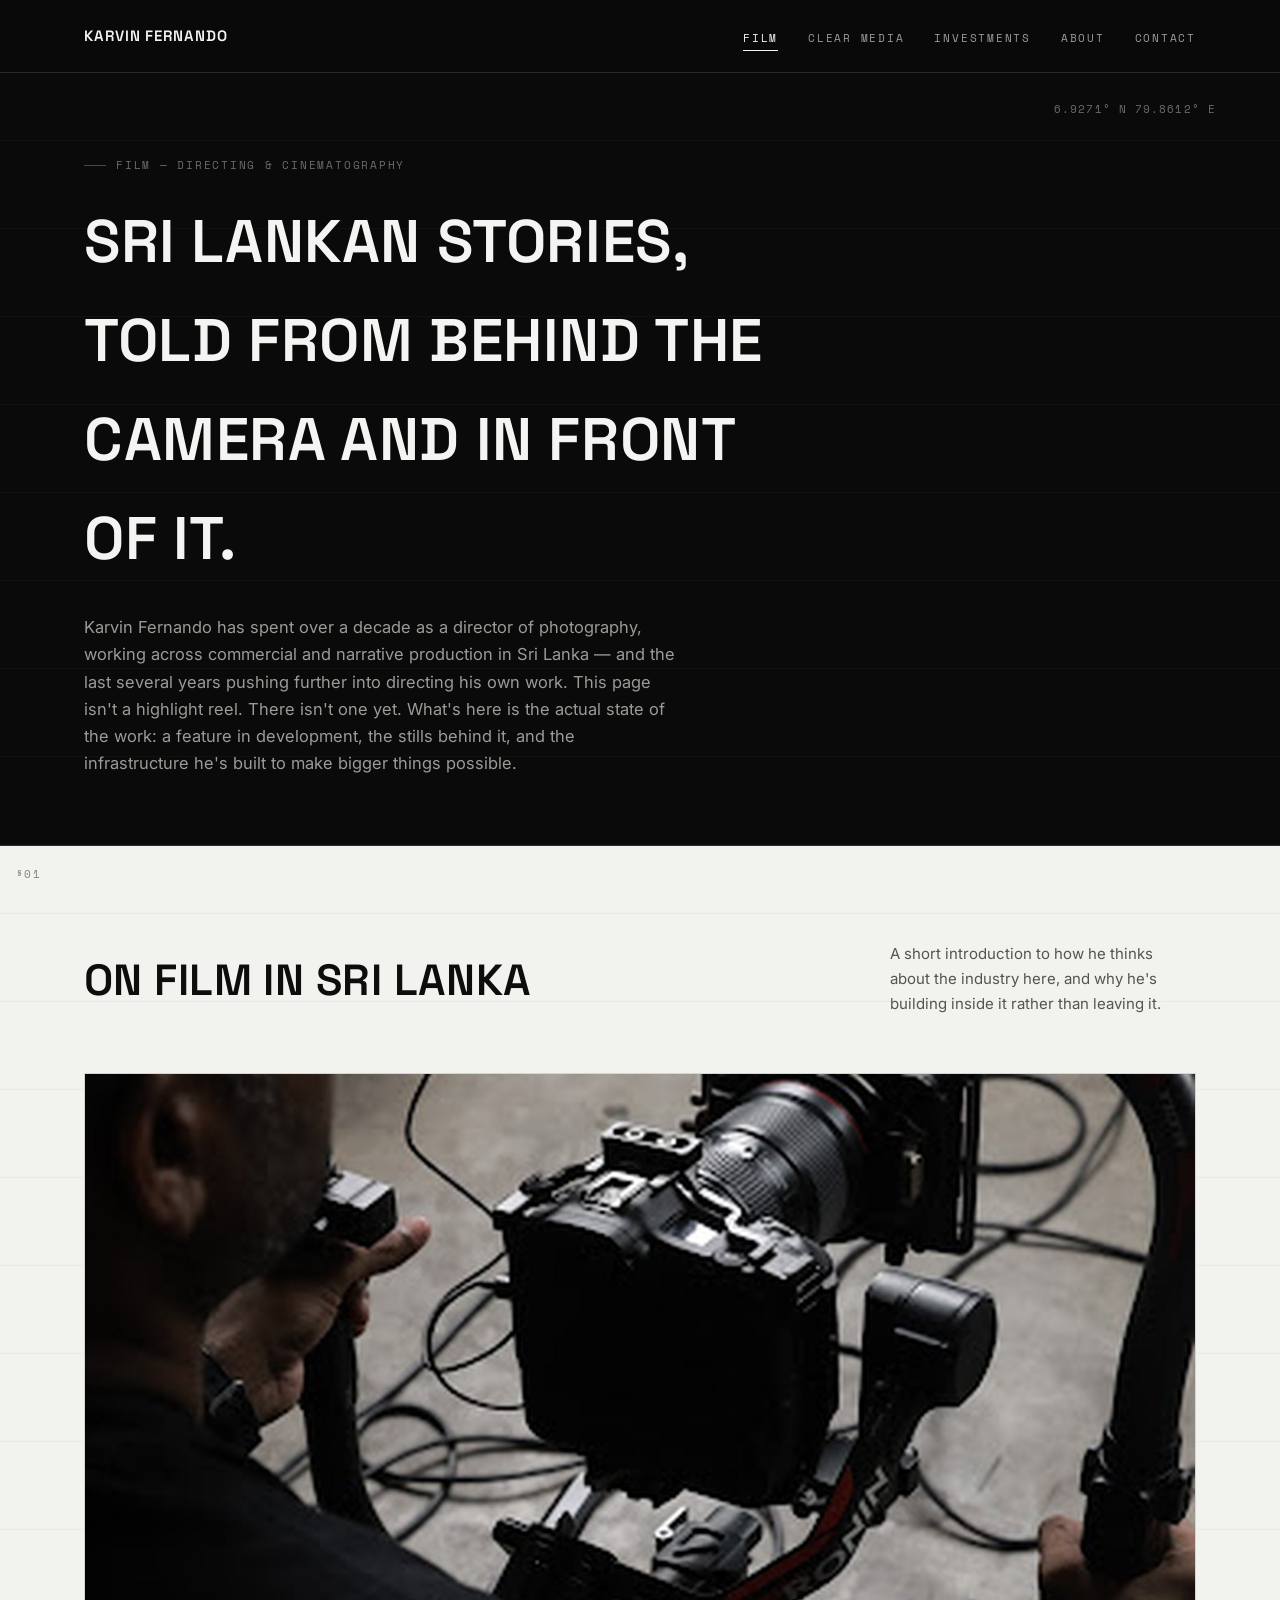
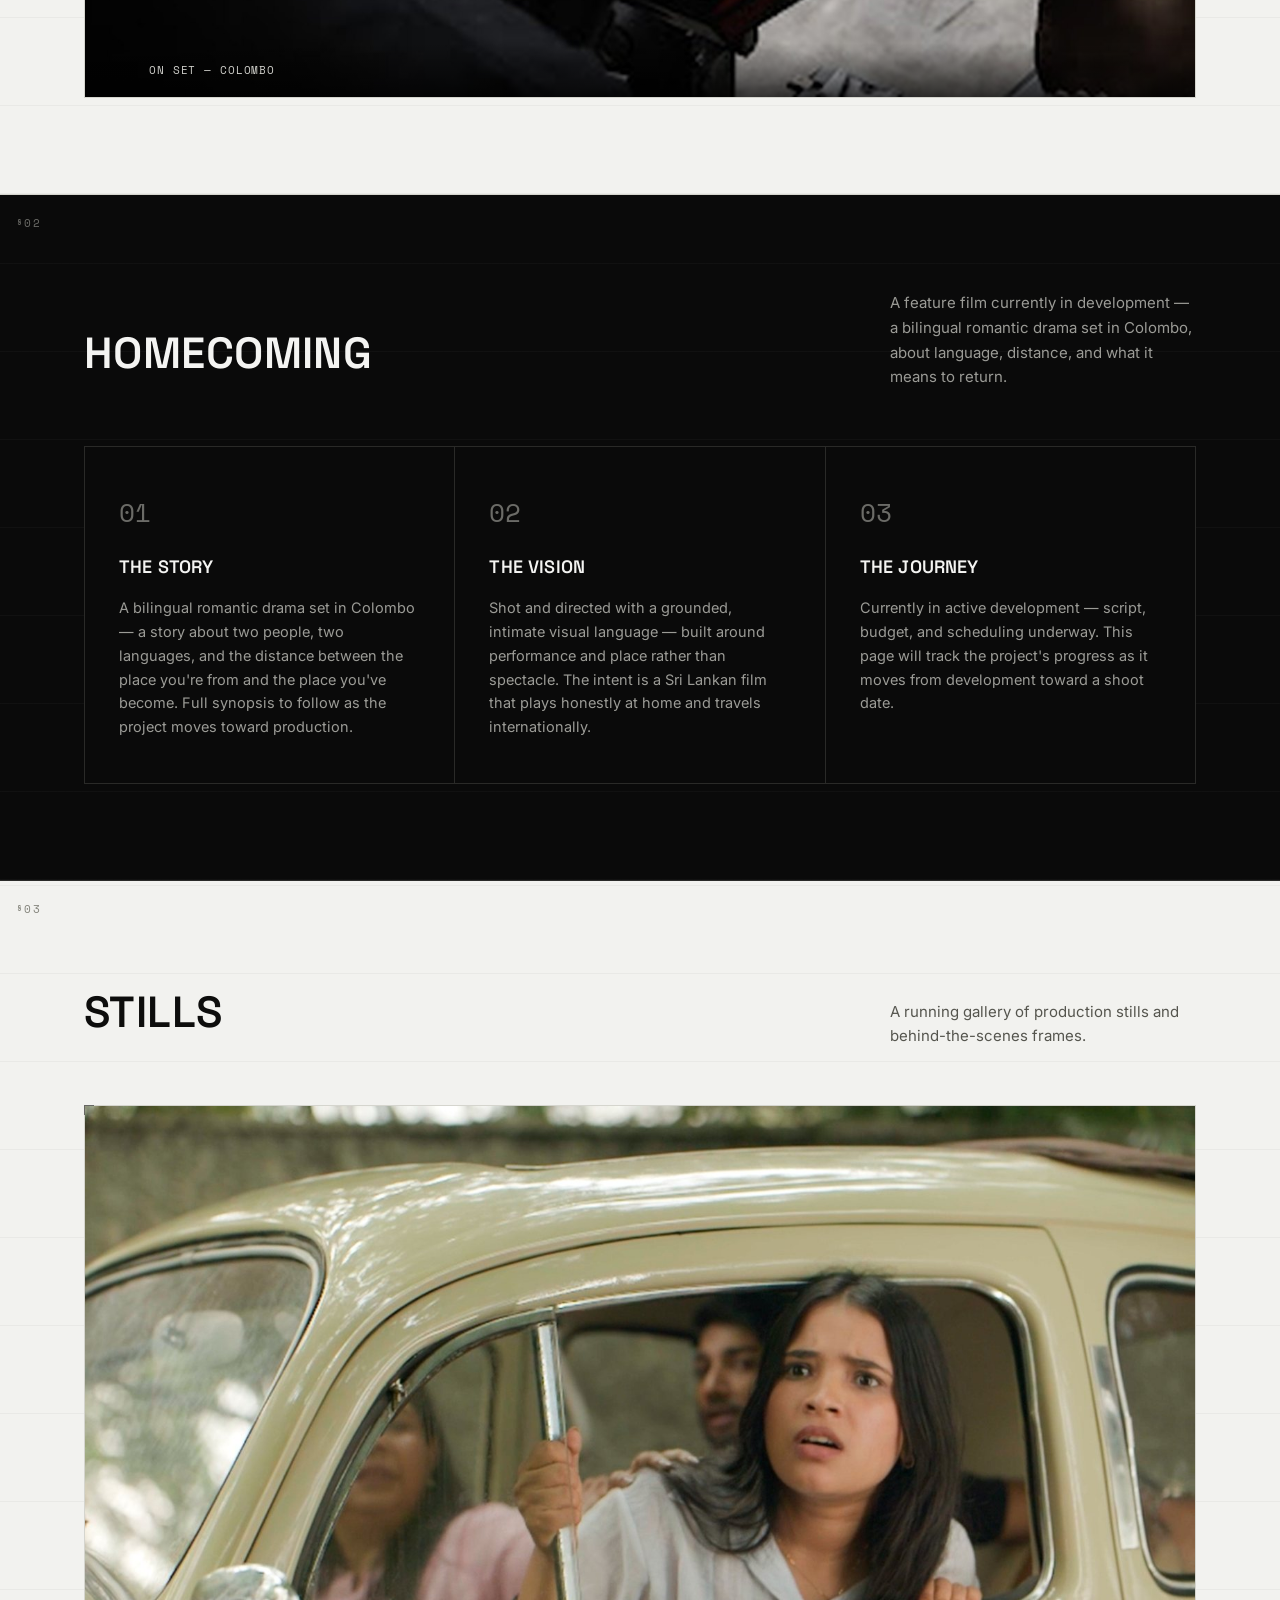
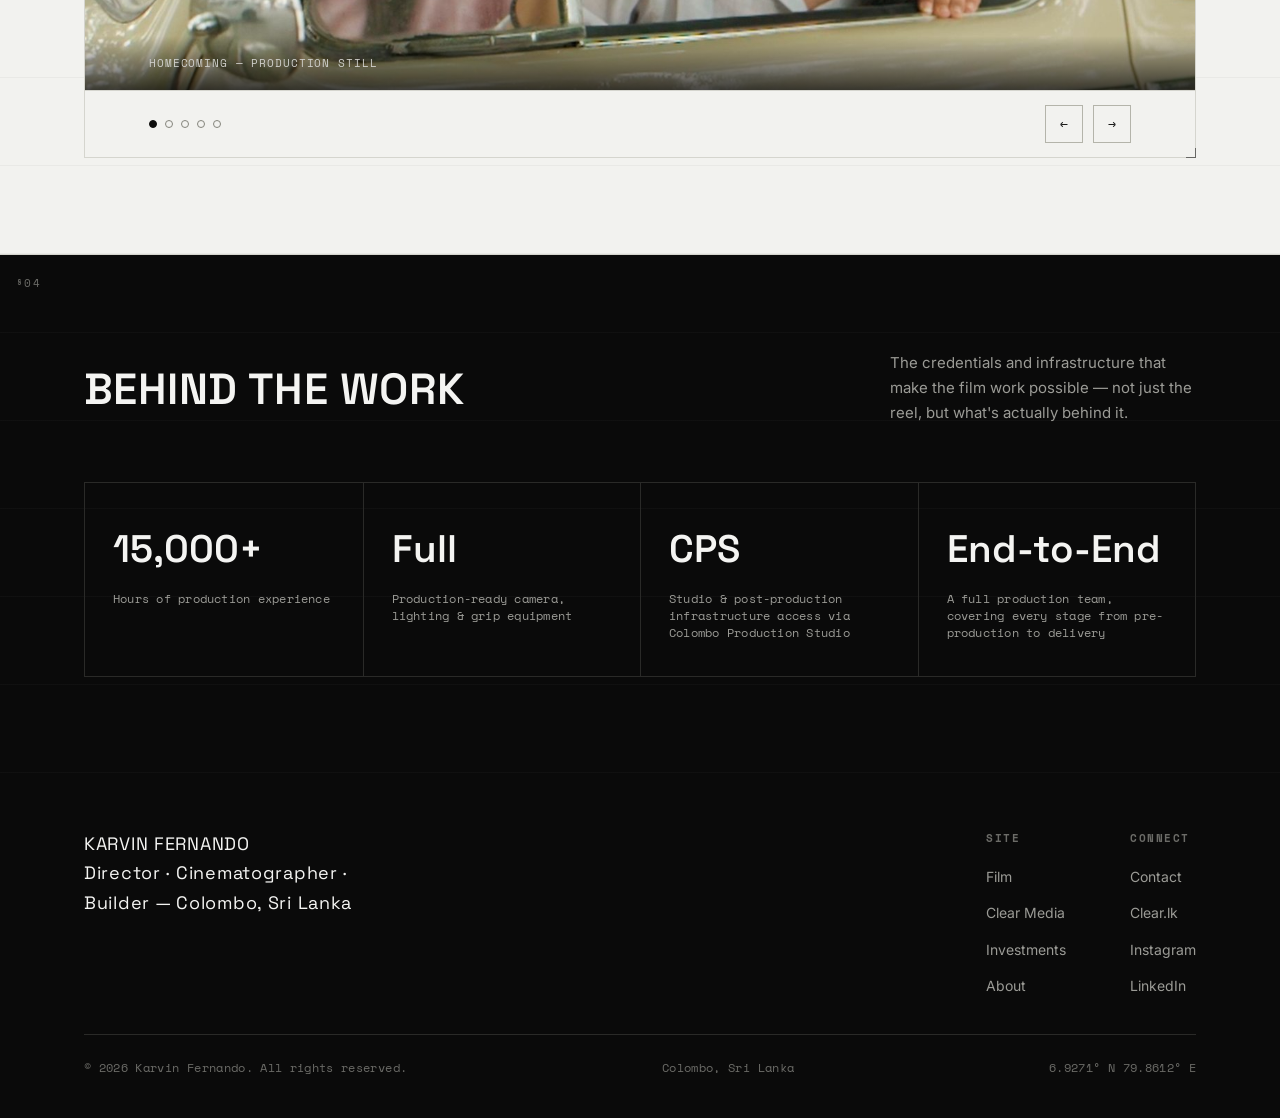
<file: film.html>
<!DOCTYPE html>
<html lang="en">
<head>
<meta charset="UTF-8">
<meta name="viewport" content="width=device-width, initial-scale=1.0">
<title>Film — Karvin Fernando</title>
<meta name="description" content="Karvin Fernando, director and cinematographer based in Colombo, Sri Lanka. Currently in development on Homecoming, a bilingual feature film.">
<link rel="canonical" href="https://karvinfernando.com/film.html">
<meta name="author" content="Karvin Fernando">
<meta name="robots" content="index, follow, max-image-preview:large, max-snippet:-1, max-video-preview:-1">
<meta property="og:locale" content="en_LK">
<meta property="og:image:width" content="1200">
<meta property="og:image:height" content="630">
<link rel="icon" href="favicon.svg" type="image/svg+xml">
<meta name="theme-color" content="#0a0a0a">
<meta property="og:type" content="website">
<meta property="og:site_name" content="Karvin Fernando">
<meta property="og:title" content="Film — Karvin Fernando">
<meta property="og:description" content="Directing and cinematography from Colombo, Sri Lanka. Homecoming, a bilingual feature in development, and the infrastructure behind it.">
<meta property="og:url" content="https://karvinfernando.com/film.html">
<meta property="og:image" content="https://karvinfernando.com/assets/img/og-cover.jpg?v=20260908">
<meta name="twitter:card" content="summary_large_image">
<meta name="twitter:title" content="Film — Karvin Fernando">
<meta name="twitter:description" content="Directing and cinematography from Colombo, Sri Lanka. Homecoming, a bilingual feature in development, and the infrastructure behind it.">
<meta name="twitter:image" content="https://karvinfernando.com/assets/img/og-cover.jpg?v=20260908">
<link rel="preconnect" href="https://fonts.googleapis.com">
<link rel="preconnect" href="https://fonts.gstatic.com" crossorigin>
<link rel="stylesheet" href="assets/css/style.css?v=20260908">
</head>
<body>

<nav class="site-nav">
  <div class="wrap">
    <a href="index.html" class="nav-logo">KARVIN FERNANDO</a>
    <button class="nav-toggle" aria-label="Toggle menu"><span></span><span></span><span></span></button>
    <ul class="nav-links">
      <li><a href="film.html">Film</a></li>
      <li><a href="clear-media.html">Clear Media</a></li>
      <li><a href="investments.html">Investments</a></li>
      <li><a href="about.html">About</a></li>
      <li><a href="contact.html">Contact</a></li>
    </ul>
  </div>
</nav>

<header class="page-hero">
  <div class="wrap">
    <div class="eyebrow">Film — Directing &amp; Cinematography</div>
    <h1>Sri Lankan stories, told from behind the camera and in front of it.</h1>
    <div class="prose" style="margin-top:26px;">
      <p class="lede">Karvin Fernando has spent over a decade as a director of photography, working across commercial and narrative production in Sri Lanka — and the last several years pushing further into directing his own work. This page isn't a highlight reel. There isn't one yet. What's here is the actual state of the work: a feature in development, the stills behind it, and the infrastructure he's built to make bigger things possible.</p>
    </div>
  </div>
</header>

<section class="section">
  <div class="wrap">
    <div class="section-head">
      <h2>On film in Sri Lanka</h2>
      <p class="section-note">A short introduction to how he thinks about the industry here, and why he's building inside it rather than leaving it.</p>
    </div>
    <div class="media-frame is-color">
      <img src="assets/img/film-intro.jpg?v=20260908b" alt="An operator with a gimbal-mounted cinema camera on set" width="1600" height="900" loading="lazy">
      <div class="carousel-caption">On set — Colombo</div>
    </div>
  </div>
</section>

<section class="section">
  <div class="wrap">
    <div class="section-head">
      <h2>Homecoming</h2>
      <p class="section-note">A feature film currently in development — a bilingual romantic drama set in Colombo, about language, distance, and what it means to return.</p>
    </div>

    <div class="steps">
      <div class="step">
        <div class="step-num">01</div>
        <h3>The Story</h3>
        <p>A bilingual romantic drama set in Colombo — a story about two people, two languages, and the distance between the place you're from and the place you've become. Full synopsis to follow as the project moves toward production.</p>
      </div>
      <div class="step">
        <div class="step-num">02</div>
        <h3>The Vision</h3>
        <p>Shot and directed with a grounded, intimate visual language — built around performance and place rather than spectacle. The intent is a Sri Lankan film that plays honestly at home and travels internationally.</p>
      </div>
      <div class="step">
        <div class="step-num">03</div>
        <h3>The Journey</h3>
        <p>Currently in active development — script, budget, and scheduling underway. This page will track the project's progress as it moves from development toward a shoot date.</p>
      </div>
    </div>
  </div>
</section>

<section class="section">
  <div class="wrap">
    <div class="section-head">
      <h2>Stills</h2>
      <p class="section-note">A running gallery of production stills and behind-the-scenes frames.</p>
    </div>
    <div class="carousel">
      <div class="carousel-track">
        <div class="carousel-slide active">
          <img src="assets/img/film-still-1.jpg?v=20260908s" alt="A woman leans out of a vintage car window, mid-scene" width="1600" height="842" loading="lazy">
          <div class="carousel-caption">Homecoming — production still</div>
        </div>
        <div class="carousel-slide">
          <img src="assets/img/film-still-2.jpg?v=20260908s" alt="A woman leaning into a vintage car, laughing with the driver" width="1600" height="842" loading="lazy">
          <div class="carousel-caption">Homecoming — production still</div>
        </div>
        <div class="carousel-slide">
          <img src="assets/img/film-still-3.jpg?v=20260908s" alt="A couple in a warm-lit interior at night" width="1600" height="842" loading="lazy">
          <div class="carousel-caption">Homecoming — production still</div>
        </div>
        <div class="carousel-slide">
          <img src="assets/img/film-still-4.jpg?v=20260908s" alt="Two women talking in a car, side light" width="1600" height="842" loading="lazy">
          <div class="carousel-caption">Homecoming — production still</div>
        </div>
        <div class="carousel-slide">
          <img src="assets/img/film-still-5.jpg?v=20260908s" alt="A man outdoors under a tree, looking up" width="1600" height="842" loading="lazy">
          <div class="carousel-caption">Homecoming — production still</div>
        </div>
      </div>
      <div class="carousel-nav">
        <div class="carousel-dots"></div>
        <div class="carousel-arrows">
          <button data-prev aria-label="Previous slide">←</button>
          <button data-next aria-label="Next slide">→</button>
        </div>
      </div>
    </div>
  </div>
</section>

<section class="section" style="border-bottom:none;">
  <div class="wrap">
    <div class="section-head">
      <h2>Behind the work</h2>
      <p class="section-note">The credentials and infrastructure that make the film work possible — not just the reel, but what's actually behind it.</p>
    </div>
    <div class="stats">
      <div class="stat">
        <div class="num">15,000+</div>
        <div class="label">Hours of production experience</div>
      </div>
      <div class="stat">
        <div class="num">Full</div>
        <div class="label">Production-ready camera, lighting &amp; grip equipment</div>
      </div>
      <div class="stat">
        <div class="num">CPS</div>
        <div class="label">Studio &amp; post-production infrastructure access via Colombo Production Studio</div>
      </div>
      <div class="stat">
        <div class="num">End-to-End</div>
        <div class="label">A full production team, covering every stage from pre-production to delivery</div>
      </div>
    </div>
  </div>
</section>

<footer class="site-footer">
  <div class="wrap">
    <div class="footer-top">
      <div class="footer-logo">KARVIN FERNANDO<br>Director · Cinematographer · Builder — Colombo, Sri Lanka</div>
      <div class="footer-cols">
        <div class="footer-col">
          <h4>SITE</h4>
          <ul>
            <li><a href="film.html">Film</a></li>
            <li><a href="clear-media.html">Clear Media</a></li>
            <li><a href="investments.html">Investments</a></li>
            <li><a href="about.html">About</a></li>
          </ul>
        </div>
        <div class="footer-col">
          <h4>CONNECT</h4>
          <ul>
            <li><a href="contact.html">Contact</a></li>
            <li><a href="https://clear.lk" target="_blank" rel="noopener">Clear.lk</a></li>
            <li><a href="https://www.instagram.com/karvinfernando/" target="_blank" rel="noopener">Instagram</a></li>
            <li><a href="https://www.linkedin.com/in/karvinfernando/" target="_blank" rel="noopener">LinkedIn</a></li>
          </ul>
        </div>
      </div>
    </div>
    <div class="footer-bottom">
      <span>© <span data-year></span> Karvin Fernando. All rights reserved.</span>
      <span>Colombo, Sri Lanka</span>
    </div>
  </div>
</footer>

<script src="assets/js/main.js"></script>
</body>
</html>
</file>
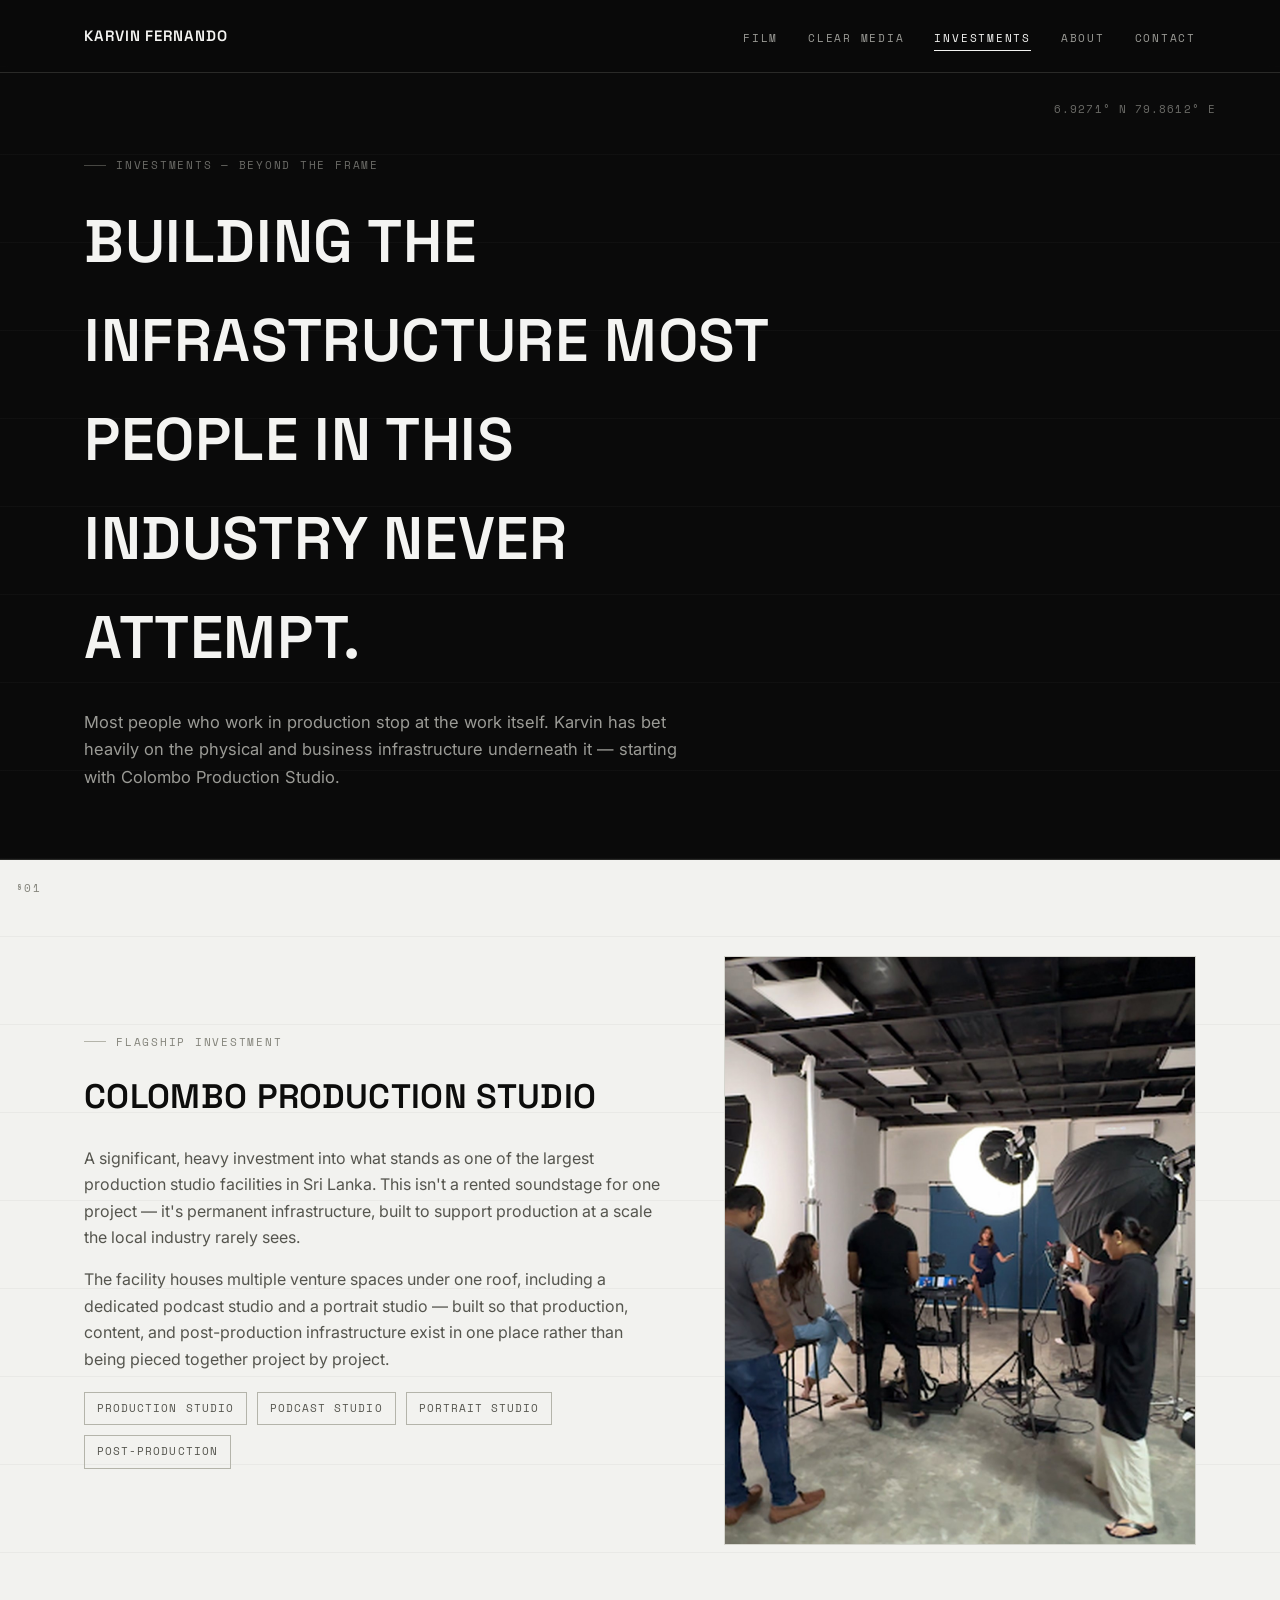
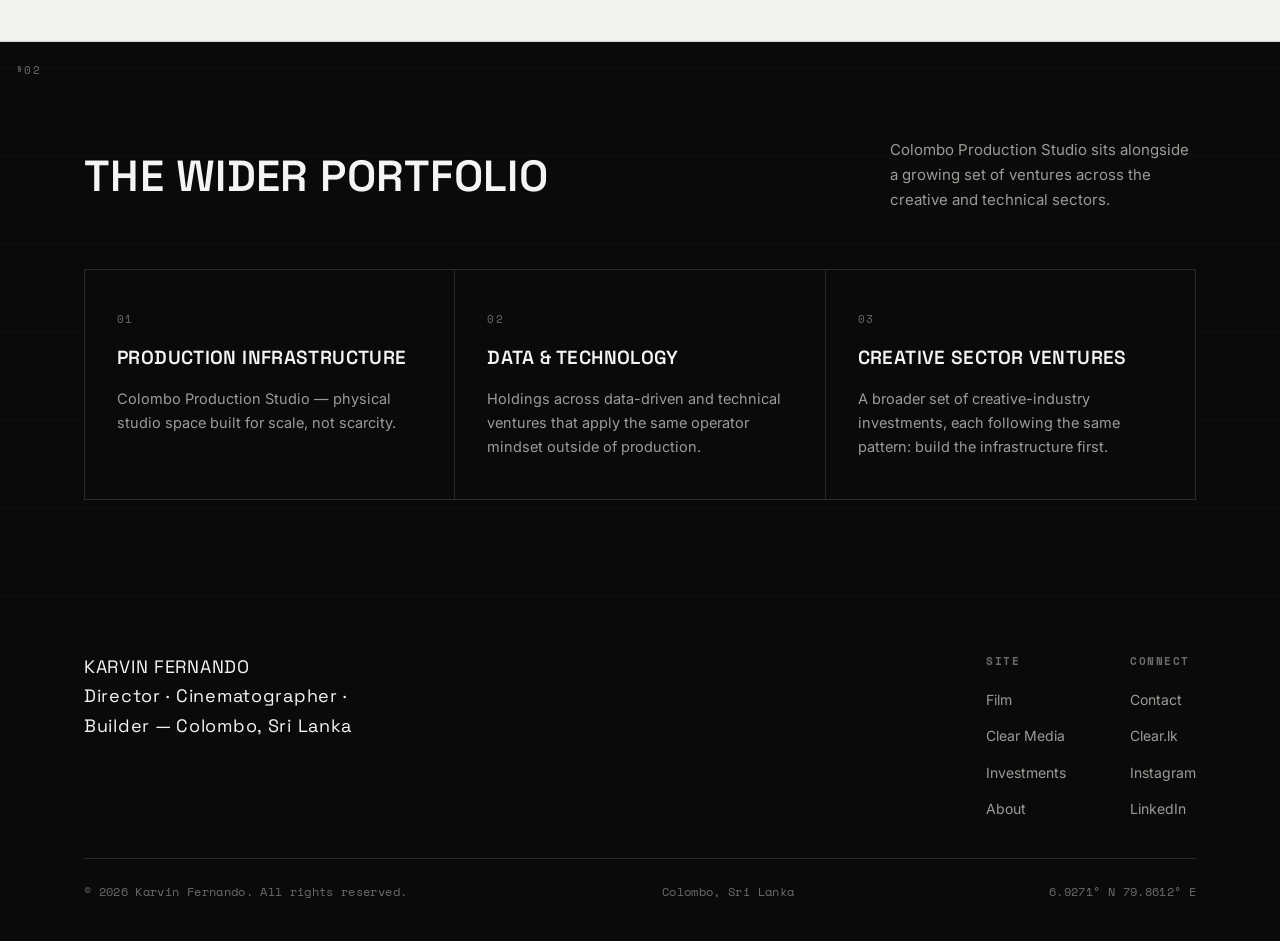
<file: investments.html>
<!DOCTYPE html>
<html lang="en">
<head>
<meta charset="UTF-8">
<meta name="viewport" content="width=device-width, initial-scale=1.0">
<title>Investments — Karvin Fernando</title>
<meta name="description" content="Karvin Fernando's investments beyond Clear Media — including Colombo Production Studio, one of Sri Lanka's largest production facilities.">
<link rel="canonical" href="https://karvinfernando.com/investments.html">
<meta name="author" content="Karvin Fernando">
<meta name="robots" content="index, follow, max-image-preview:large, max-snippet:-1, max-video-preview:-1">
<meta property="og:locale" content="en_LK">
<meta property="og:image:width" content="1200">
<meta property="og:image:height" content="630">
<link rel="icon" href="favicon.svg" type="image/svg+xml">
<meta name="theme-color" content="#0a0a0a">
<meta property="og:type" content="website">
<meta property="og:site_name" content="Karvin Fernando">
<meta property="og:title" content="Investments — Karvin Fernando">
<meta property="og:description" content="Colombo Production Studio and a growing portfolio — betting on the physical and business infrastructure under the industry.">
<meta property="og:url" content="https://karvinfernando.com/investments.html">
<meta property="og:image" content="https://karvinfernando.com/assets/img/og-cover.jpg?v=20260908">
<meta name="twitter:card" content="summary_large_image">
<meta name="twitter:title" content="Investments — Karvin Fernando">
<meta name="twitter:description" content="Colombo Production Studio and a growing portfolio — betting on the physical and business infrastructure under the industry.">
<meta name="twitter:image" content="https://karvinfernando.com/assets/img/og-cover.jpg?v=20260908">
<link rel="preconnect" href="https://fonts.googleapis.com">
<link rel="preconnect" href="https://fonts.gstatic.com" crossorigin>
<link rel="stylesheet" href="assets/css/style.css?v=20260908">
</head>
<body>

<nav class="site-nav">
  <div class="wrap">
    <a href="index.html" class="nav-logo">KARVIN FERNANDO</a>
    <button class="nav-toggle" aria-label="Toggle menu"><span></span><span></span><span></span></button>
    <ul class="nav-links">
      <li><a href="film.html">Film</a></li>
      <li><a href="clear-media.html">Clear Media</a></li>
      <li><a href="investments.html">Investments</a></li>
      <li><a href="about.html">About</a></li>
      <li><a href="contact.html">Contact</a></li>
    </ul>
  </div>
</nav>

<header class="page-hero">
  <div class="wrap">
    <div class="eyebrow">Investments — Beyond the Frame</div>
    <h1>Building the infrastructure most people in this industry never attempt.</h1>
    <p class="lede">Most people who work in production stop at the work itself. Karvin has bet heavily on the physical and business infrastructure underneath it — starting with Colombo Production Studio.</p>
  </div>
</header>

<section class="section">
  <div class="wrap two-col">
    <div class="prose">
      <div class="eyebrow">Flagship Investment</div>
      <h2 style="font-size:clamp(24px,2.8vw,34px); margin-bottom:20px;">Colombo Production Studio</h2>
      <p>A significant, heavy investment into what stands as one of the largest production studio facilities in Sri Lanka. This isn't a rented soundstage for one project — it's permanent infrastructure, built to support production at a scale the local industry rarely sees.</p>
      <p>The facility houses multiple venture spaces under one roof, including a dedicated podcast studio and a portrait studio — built so that production, content, and post-production infrastructure exist in one place rather than being pieced together project by project.</p>
      <div class="tag-list">
        <span class="tag">Production Studio</span>
        <span class="tag">Podcast Studio</span>
        <span class="tag">Portrait Studio</span>
        <span class="tag">Post-Production</span>
      </div>
    </div>
    <div class="media-frame tall is-color">
      <img src="assets/img/investments-studio.jpg?v=20260908b" alt="A crew shooting a portrait session inside Colombo Production Studio" width="1200" height="1500" loading="lazy">
    </div>
  </div>
</section>

<section class="section" style="border-bottom:none;">
  <div class="wrap">
    <div class="section-head">
      <h2>The wider portfolio</h2>
      <p class="section-note">Colombo Production Studio sits alongside a growing set of ventures across the creative and technical sectors.</p>
    </div>
    <div class="grid-3">
      <div class="card">
        <span class="index">01</span>
        <h3>Production Infrastructure</h3>
        <p>Colombo Production Studio — physical studio space built for scale, not scarcity.</p>
      </div>
      <div class="card">
        <span class="index">02</span>
        <h3>Data &amp; Technology</h3>
        <p>Holdings across data-driven and technical ventures that apply the same operator mindset outside of production.</p>
      </div>
      <div class="card">
        <span class="index">03</span>
        <h3>Creative Sector Ventures</h3>
        <p>A broader set of creative-industry investments, each following the same pattern: build the infrastructure first.</p>
      </div>
    </div>
  </div>
</section>

<footer class="site-footer">
  <div class="wrap">
    <div class="footer-top">
      <div class="footer-logo">KARVIN FERNANDO<br>Director · Cinematographer · Builder — Colombo, Sri Lanka</div>
      <div class="footer-cols">
        <div class="footer-col">
          <h4>SITE</h4>
          <ul>
            <li><a href="film.html">Film</a></li>
            <li><a href="clear-media.html">Clear Media</a></li>
            <li><a href="investments.html">Investments</a></li>
            <li><a href="about.html">About</a></li>
          </ul>
        </div>
        <div class="footer-col">
          <h4>CONNECT</h4>
          <ul>
            <li><a href="contact.html">Contact</a></li>
            <li><a href="https://clear.lk" target="_blank" rel="noopener">Clear.lk</a></li>
            <li><a href="https://www.instagram.com/karvinfernando/" target="_blank" rel="noopener">Instagram</a></li>
            <li><a href="https://www.linkedin.com/in/karvinfernando/" target="_blank" rel="noopener">LinkedIn</a></li>
          </ul>
        </div>
      </div>
    </div>
    <div class="footer-bottom">
      <span>© <span data-year></span> Karvin Fernando. All rights reserved.</span>
      <span>Colombo, Sri Lanka</span>
    </div>
  </div>
</footer>

<script src="assets/js/main.js"></script>
</body>
</html>
</file>
<file: assets/css/style.css>
/* ==========================================================================
   KARVIN FERNANDO — personal site
   Design system v2 — monochrome spec-sheet, alternating dark / light panels
   Palette + type live here as CSS variables. Change them here, not per page.
   ========================================================================== */

@import url('https://fonts.googleapis.com/css2?family=Space+Grotesk:wght@500;600;700&family=Space+Mono:wght@400;700&family=Inter:wght@400;500;600&display=swap');

:root {
  /* --- dark panel tokens (default: hero, even sections, footer) --- */
  --bg: #0a0a0a;
  --bg-alt: #151515;
  --fg: #f4f4f2;
  --fg-dim: #9b9b96;
  --fg-faint: #6b6b67;
  --border: #2a2a28;
  --border-strong: #474743;
  --rule: rgba(255, 255, 255, 0.028);   /* ruled-paper grid line */
  --tick: rgba(244, 244, 242, 0.55);    /* corner registration marks */

  --max: 1240px;
  --gutter: clamp(20px, 5vw, 64px);
  --display: 'Space Grotesk', 'Arial Narrow', sans-serif;
  --mono: 'Space Mono', ui-monospace, 'SFMono-Regular', Menlo, monospace;
  --body: 'Inter', -apple-system, BlinkMacSystemFont, sans-serif;
}

/* --- light panel tokens: same variables, re-valued for odd sections --- */
.section:nth-of-type(odd) {
  --bg: #f2f2ef;
  --bg-alt: #e7e7e2;
  --fg: #0d0d0c;
  --fg-dim: #55554e;
  --fg-faint: #84847b;
  --border: #d5d5ce;
  --border-strong: #b4b4aa;
  --rule: rgba(0, 0, 0, 0.04);
  --tick: rgba(13, 13, 12, 0.55);
}

* { box-sizing: border-box; }
html { scroll-behavior: smooth; }

body {
  margin: 0;
  background: var(--bg);
  color: var(--fg);
  font-family: var(--body);
  line-height: 1.65;
  -webkit-font-smoothing: antialiased;
}

img { max-width: 100%; display: block; }
a { color: inherit; text-decoration: none; }

.wrap {
  max-width: var(--max);
  margin: 0 auto;
  padding-left: var(--gutter);
  padding-right: var(--gutter);
}

h1, h2, h3, h4 {
  font-family: var(--display);
  text-transform: uppercase;
  letter-spacing: 0.01em;
  font-weight: 600;
  margin: 0;
}

p { color: var(--fg-dim); margin: 0 0 1em; }
p:last-child { margin-bottom: 0; }

/* mono micro-label used across eyebrows, indices, captions, form labels */
.eyebrow {
  display: flex;
  align-items: center;
  gap: 10px;
  font-family: var(--mono);
  font-size: 11px;
  letter-spacing: 0.16em;
  text-transform: uppercase;
  color: var(--fg-faint);
  margin-bottom: 18px;
}
.eyebrow::before {
  content: '';
  width: 22px;
  height: 1px;
  background: var(--border-strong);
}

/* ---------------------------------- nav ---------------------------------- */

.site-nav {
  position: fixed;
  top: 0; left: 0; right: 0;
  z-index: 100;
  background: rgba(10, 10, 10, 0.92);
  backdrop-filter: blur(10px);
  border-bottom: 1px solid #2a2a28;
}
.site-nav .wrap {
  display: flex;
  align-items: center;
  justify-content: space-between;
  height: 72px;
}
.nav-logo {
  font-family: var(--display);
  font-size: 15px;
  letter-spacing: 0.06em;
  font-weight: 600;
  color: #f4f4f2;
}
.nav-logo span { color: #6b6b67; }
.nav-links {
  display: flex;
  gap: 30px;
  list-style: none;
  margin: 0; padding: 0;
}
.nav-links a {
  font-family: var(--mono);
  font-size: 11px;
  letter-spacing: 0.16em;
  text-transform: uppercase;
  color: #9b9b96;
  padding-bottom: 4px;
  border-bottom: 1px solid transparent;
  transition: color .2s, border-color .2s;
}
.nav-links a:hover,
.nav-links a[aria-current="page"] {
  color: #f4f4f2;
  border-color: #f4f4f2;
}
.nav-toggle {
  display: none;
  flex-direction: column;
  gap: 5px;
  background: none;
  border: none;
  cursor: pointer;
  padding: 8px;
}
.nav-toggle span {
  width: 22px; height: 1px; background: #f4f4f2;
}

@media (max-width: 820px) {
  .nav-links {
    position: fixed;
    top: 72px; left: 0; right: 0;
    background: #0a0a0a;
    border-bottom: 1px solid #2a2a28;
    flex-direction: column;
    gap: 0;
    max-height: 0;
    overflow: hidden;
    transition: max-height .25s ease;
  }
  .nav-links.open { max-height: 420px; }
  .nav-links li { border-top: 1px solid #2a2a28; }
  .nav-links a { display: block; padding: 18px var(--gutter); border-bottom: none; }
  .nav-toggle { display: flex; }
}

/* --------------------------------- hero ---------------------------------- */

.hero {
  position: relative;
  min-height: 92vh;
  display: flex;
  flex-direction: column;
  justify-content: center;
  padding-top: 140px;
  padding-bottom: 80px;
  border-bottom: 1px solid var(--border);
  background-color: var(--bg);
  background-image:
    linear-gradient(180deg, rgba(255, 255, 255, 0.03), transparent 40%),
    repeating-linear-gradient(0deg, var(--rule) 0 1px, transparent 1px 88px);
}
.hero h1 {
  font-size: clamp(38px, 6.4vw, 92px);
  line-height: 1.02;
  max-width: 15ch;
}
.hero h1 em {
  font-style: normal;
  color: var(--fg-faint);
}
.hero .lede {
  margin-top: 26px;
  max-width: 52ch;
  font-size: clamp(16px, 1.6vw, 19px);
  color: var(--fg-dim);
}
.hero-actions {
  margin-top: 40px;
  display: flex;
  gap: 16px;
  flex-wrap: wrap;
}

/* coordinate stamp, top-right of hero areas */
.hero::after,
.page-hero::after {
  content: "6.9271° N   79.8612° E";
  position: absolute;
  top: 100px;
  right: var(--gutter);
  font-family: var(--mono);
  font-size: 11px;
  letter-spacing: 0.1em;
  color: var(--fg-faint);
}
@media (max-width: 720px) {
  .hero::after, .page-hero::after { display: none; }
}

/* --------------------------------- buttons -------------------------------- */

.btn {
  display: inline-flex;
  align-items: center;
  gap: 10px;
  font-family: var(--mono);
  font-size: 11px;
  letter-spacing: 0.14em;
  text-transform: uppercase;
  color: var(--fg);
  padding: 15px 24px;
  border: 1px solid var(--border-strong);
  transition: background .2s, color .2s, border-color .2s;
}
.btn-solid {
  background: var(--fg);
  color: var(--bg);
  border-color: var(--fg);
}
.btn-solid:hover { background: transparent; color: var(--fg); }
.btn-ghost:hover { border-color: var(--fg); }

/* --------------------------------- sections -------------------------------- */

body { counter-reset: sec; }

.section {
  position: relative;
  counter-increment: sec;
  padding: 96px 0;
  border-bottom: 1px solid var(--border);
  background-color: var(--bg);
  background-image: repeating-linear-gradient(0deg, var(--rule) 0 1px, transparent 1px 88px);
  color: var(--fg);
}
.section::before {
  content: "§" counter(sec, decimal-leading-zero);
  position: absolute;
  top: 20px;
  left: 16px;
  font-family: var(--mono);
  font-size: 10.5px;
  letter-spacing: 0.14em;
  color: var(--fg-faint);
}
.section-head {
  display: flex;
  justify-content: space-between;
  align-items: flex-end;
  gap: 24px;
  margin-bottom: 56px;
  flex-wrap: wrap;
}
.section-head h2 {
  font-size: clamp(26px, 3.4vw, 44px);
  max-width: 20ch;
}
.section-head .section-note {
  max-width: 34ch;
  color: var(--fg-dim);
  font-size: 15px;
}

/* --------------------------------- grids ---------------------------------- */

.grid-3,
.grid-2,
.grid-4 {
  display: grid;
  gap: 1px;
  background: var(--border);
  border: 1px solid var(--border);
}
.grid-3 { grid-template-columns: repeat(3, 1fr); }
.grid-2 { grid-template-columns: repeat(2, 1fr); }
.grid-4 { grid-template-columns: repeat(4, 1fr); }
@media (max-width: 900px) {
  .grid-3, .grid-4 { grid-template-columns: repeat(2, 1fr); }
}
@media (max-width: 900px) and (min-width: 601px) {
  .grid-3 > :last-child { grid-column: 1 / -1; }
}
@media (max-width: 600px) {
  .grid-3, .grid-4, .grid-2 { grid-template-columns: 1fr; }
}

.card {
  background: var(--bg);
  padding: 40px 32px;
  display: flex;
  flex-direction: column;
  gap: 14px;
}
.card .index {
  font-family: var(--mono);
  font-size: 11px;
  color: var(--fg-faint);
  letter-spacing: 0.12em;
}
.card h3 {
  font-size: 19px;
  letter-spacing: 0.02em;
}
.card p { font-size: 14.5px; }
.card-link {
  margin-top: auto;
  font-family: var(--mono);
  font-size: 10.5px;
  letter-spacing: 0.14em;
  text-transform: uppercase;
  color: var(--fg);
  padding-top: 10px;
}
.card.link-card { transition: background .2s; }
.card.link-card:hover { background: var(--bg-alt); }

/* --------------------------------- stats ---------------------------------- */

.stats {
  display: grid;
  grid-template-columns: repeat(4, 1fr);
  border: 1px solid var(--border);
}
.stat {
  padding: 34px 28px;
  border-left: 1px solid var(--border);
}
.stat:first-child { border-left: none; }
.stat .num {
  font-family: var(--display);
  font-size: clamp(26px, 3vw, 40px);
  font-weight: 600;
}
.stat .label {
  margin-top: 10px;
  font-family: var(--mono);
  font-size: 11.5px;
  line-height: 1.5;
  letter-spacing: 0.02em;
  color: var(--fg-dim);
}
@media (max-width: 820px) {
  .stats { grid-template-columns: repeat(2, 1fr); }
  .stat:nth-child(3) { border-left: none; }
}
@media (max-width: 520px) {
  .stats { grid-template-columns: 1fr; }
  .stat { border-left: none !important; border-top: 1px solid var(--border); }
  .stat:first-child { border-top: none; }
}

/* ------------------------------ placeholder media -------------------------- */

.media-frame {
  position: relative;
  aspect-ratio: 16 / 9;
  border: 1px dashed var(--border-strong);
  background: var(--bg-alt);
  display: flex;
  align-items: center;
  justify-content: center;
  overflow: hidden;
}
.media-frame.tall { aspect-ratio: 4 / 5; }
.media-frame img {
  position: absolute;
  inset: 0;
  width: 100%;
  height: 100%;
  object-fit: cover;
  filter: grayscale(1) contrast(1.04);
}
.media-frame:has(img) { border-style: solid; border-color: var(--border); }
.media-frame.is-color img { filter: none; }
.media-frame .ph-label {
  font-family: var(--mono);
  font-size: 11px;
  letter-spacing: 0.08em;
  text-transform: uppercase;
  color: var(--fg-faint);
  text-align: center;
  padding: 0 20px;
}
.play-btn {
  position: absolute;
  width: 64px; height: 64px;
  border-radius: 50%;
  border: 1px solid var(--fg-dim);
  display: flex;
  align-items: center;
  justify-content: center;
  color: var(--fg);
  cursor: pointer;
  background: rgba(0, 0, 0, 0.3);
}
.play-btn::after {
  content: '';
  border-style: solid;
  border-width: 8px 0 8px 13px;
  border-color: transparent transparent transparent #f4f4f2;
  margin-left: 4px;
}

/* corner registration marks on framed media + carousel */
.media-frame::before,
.media-frame::after,
.carousel::before,
.carousel::after {
  content: "";
  position: absolute;
  width: 9px;
  height: 9px;
  z-index: 3;
  border: 1px solid var(--tick);
  pointer-events: none;
}
.media-frame::before,
.carousel::before { top: -1px; left: -1px; border-right: 0; border-bottom: 0; }
.media-frame::after,
.carousel::after { bottom: -1px; right: -1px; border-left: 0; border-top: 0; }

/* --------------------------------- carousel -------------------------------- */

.carousel {
  position: relative;
  border: 1px solid var(--border);
}
.carousel-track {
  position: relative;
  aspect-ratio: 1.9 / 1;
  overflow: hidden;
}
.carousel-slide {
  position: absolute;
  inset: 0;
  display: flex;
  align-items: center;
  justify-content: center;
  background: var(--bg-alt);
  opacity: 0;
  transition: opacity .5s ease;
  pointer-events: none;
}
.carousel-slide.active { opacity: 1; pointer-events: auto; }
.carousel-slide img { width: 100%; height: 100%; object-fit: cover; }
.carousel-caption {
  position: absolute;
  left: 0; bottom: 0; right: 0;
  padding: 18px var(--gutter);
  background: linear-gradient(0deg, rgba(0, 0, 0, 0.7), transparent);
  font-family: var(--mono);
  font-size: 11px;
  letter-spacing: 0.08em;
  text-transform: uppercase;
  color: #cfcfca;
}
.carousel-nav {
  display: flex;
  align-items: center;
  justify-content: space-between;
  border-top: 1px solid var(--border);
  padding: 14px var(--gutter);
}
.carousel-arrows { display: flex; gap: 10px; }
.carousel-arrows button {
  width: 38px; height: 38px;
  background: none;
  border: 1px solid var(--border-strong);
  color: var(--fg);
  cursor: pointer;
  font-family: var(--mono);
}
.carousel-arrows button:hover { background: var(--fg); color: var(--bg); }
.carousel-dots { display: flex; gap: 8px; }
.carousel-dots button {
  width: 8px; height: 8px;
  border-radius: 50%;
  border: 1px solid var(--fg-faint);
  background: transparent;
  cursor: pointer;
  padding: 0;
}
.carousel-dots button.active { background: var(--fg); border-color: var(--fg); }

/* --------------------------------- steps (3-part breakdown) ---------------- */

.steps {
  display: grid;
  grid-template-columns: repeat(3, 1fr);
  gap: 1px;
  background: var(--border);
  border: 1px solid var(--border);
}
.step { background: var(--bg); padding: 44px 34px; }
.step .step-num {
  font-family: var(--mono);
  font-size: 26px;
  color: var(--fg-faint);
  margin-bottom: 18px;
}
.step h3 { font-size: 18px; margin-bottom: 14px; }
.step p { font-size: 14.5px; }
@media (max-width: 900px) { .steps { grid-template-columns: 1fr; } }

/* --------------------------------- pillars ---------------------------------- */

.pillar-num { color: var(--fg-faint); font-family: var(--mono); font-size: 12px; }

/* --------------------------------- footer ---------------------------------- */

.site-footer {
  padding: 56px 0 40px;
  background: var(--bg);
}
.footer-top {
  display: flex;
  justify-content: space-between;
  align-items: flex-start;
  gap: 24px;
  flex-wrap: wrap;
  padding-bottom: 36px;
  border-bottom: 1px solid var(--border);
}
.footer-logo {
  font-family: var(--display);
  font-size: 18px;
  letter-spacing: 0.04em;
  max-width: 24ch;
}
.footer-cols { display: flex; gap: 64px; flex-wrap: wrap; }
.footer-col h4 {
  font-family: var(--mono);
  font-size: 11px;
  letter-spacing: 0.14em;
  color: var(--fg-faint);
  margin-bottom: 16px;
}
.footer-col ul { list-style: none; margin: 0; padding: 0; display: flex; flex-direction: column; gap: 10px; }
.footer-col a { color: var(--fg-dim); font-size: 14px; }
.footer-col a:hover { color: var(--fg); }
.footer-bottom {
  padding-top: 24px;
  display: flex;
  justify-content: space-between;
  align-items: baseline;
  font-family: var(--mono);
  font-size: 11.5px;
  letter-spacing: 0.03em;
  color: var(--fg-faint);
  flex-wrap: wrap;
  gap: 10px 28px;
}
.footer-bottom::after {
  content: "6.9271° N  79.8612° E";
}

/* --------------------------------- misc page hero (non-home) ---------------- */

.page-hero {
  position: relative;
  padding: 156px 0 68px;
  border-bottom: 1px solid var(--border);
  background-color: var(--bg);
  background-image: repeating-linear-gradient(0deg, var(--rule) 0 1px, transparent 1px 88px);
}
.page-hero h1 {
  font-size: clamp(32px, 5vw, 60px);
  max-width: 18ch;
}
.page-hero .lede {
  margin-top: 22px;
  max-width: 60ch;
  font-size: 16.5px;
}

.prose { max-width: 68ch; }
.prose p { font-size: 16px; color: var(--fg-dim); }

.tag-list { display: flex; flex-wrap: wrap; gap: 10px; margin-top: 20px; }
.tag {
  font-family: var(--mono);
  font-size: 10.5px;
  letter-spacing: 0.1em;
  text-transform: uppercase;
  border: 1px solid var(--border-strong);
  padding: 7px 12px;
  color: var(--fg-dim);
}

.two-col {
  display: grid;
  grid-template-columns: 1.1fr 0.9fr;
  gap: 64px;
  align-items: center;
}
@media (max-width: 900px) {
  .two-col { grid-template-columns: 1fr; }
  .two-col .media-frame.tall { aspect-ratio: 3 / 2; }
}

form.contact-form {
  display: flex;
  flex-direction: column;
  gap: 22px;
  max-width: 640px;
}
.form-row { display: flex; flex-direction: column; gap: 8px; }
.form-row label {
  font-family: var(--mono);
  font-size: 11px;
  letter-spacing: 0.12em;
  text-transform: uppercase;
  color: var(--fg-faint);
}
.form-row input,
.form-row select,
.form-row textarea {
  background: var(--bg-alt);
  border: 1px solid var(--border);
  color: var(--fg);
  font-family: var(--body);
  font-size: 15px;
  padding: 14px 16px;
}
.form-row textarea { resize: vertical; min-height: 120px; }
.form-row input:focus,
.form-row select:focus,
.form-row textarea:focus {
  outline: none;
  border-color: var(--fg-dim);
}

.contact-methods {
  display: flex;
  flex-direction: column;
  gap: 26px;
}
.contact-methods .item { border-top: 1px solid var(--border); padding-top: 18px; }
.contact-methods h4 {
  font-family: var(--mono);
  font-size: 11px;
  letter-spacing: 0.12em;
  text-transform: uppercase;
  color: var(--fg-faint);
  margin-bottom: 8px;
}
.contact-methods p { font-size: 15px; color: var(--fg); }

/* --------------------------------- banners (full-bleed image strips) ------- */

.section--flush .banners {
  display: flex;
  flex-direction: column;
  border-top: 1px solid var(--border);
}
.banner {
  position: relative;
  display: flex;
  align-items: center;
  min-height: clamp(340px, 48vh, 540px);
  border-bottom: 1px solid var(--border);
  overflow: hidden;
  isolation: isolate;
}
.banner-media {
  position: absolute;
  inset: 0;
  z-index: 0;
  background: var(--bg-alt);
  display: flex;
  align-items: center;
  justify-content: center;
}
.banner-media::before {
  content: "";
  position: absolute;
  inset: 14px;
  border: 1px dashed var(--border-strong);
}
.banner-media:has(img)::before { display: none; }
.banner-media img {
  width: 100%;
  height: 100%;
  object-fit: cover;
  filter: grayscale(1) contrast(1.05);
  transition: transform .6s ease;
}
.banner-media .ph-label {
  position: relative;
  z-index: 1;
  color: var(--fg-faint);
}
/* dark scrim only once a real image is in place */
.banner:has(img)::after {
  content: "";
  position: absolute;
  inset: 0;
  z-index: 1;
  background:
    linear-gradient(90deg, rgba(0, 0, 0, 0.62) 0%, rgba(0, 0, 0, 0.34) 55%, rgba(0, 0, 0, 0.28) 100%),
    linear-gradient(0deg, rgba(0, 0, 0, 0.28), transparent 55%);
}
.banner-label {
  position: relative;
  z-index: 2;
  width: 100%;
  max-width: var(--max);
  margin: 0 auto;
  padding: 40px var(--gutter);
  color: #f4f4f2;
  text-shadow: 0 1px 24px rgba(0, 0, 0, 0.35);
}
.banner-label .index {
  display: block;
  font-family: var(--mono);
  font-size: 11px;
  letter-spacing: 0.14em;
  color: #cbcbc6;
  margin-bottom: 14px;
}
.banner-label h3 {
  font-size: clamp(24px, 3.2vw, 38px);
  max-width: 18ch;
  margin-bottom: 14px;
}
.banner-label p {
  color: #e2e2dd;
  font-size: 15px;
  max-width: 42ch;
  margin-bottom: 18px;
}
.banner-label p em { font-style: normal; color: #f4f4f2; }
.banner-label .card-link { color: #fff; }
.banner:hover .banner-media img { transform: scale(1.03); }

/* --------------------------------- motion ---------------------------------- */

@media (prefers-reduced-motion: reduce) {
  html { scroll-behavior: auto; }
  * { transition: none !important; }
}
</file>
